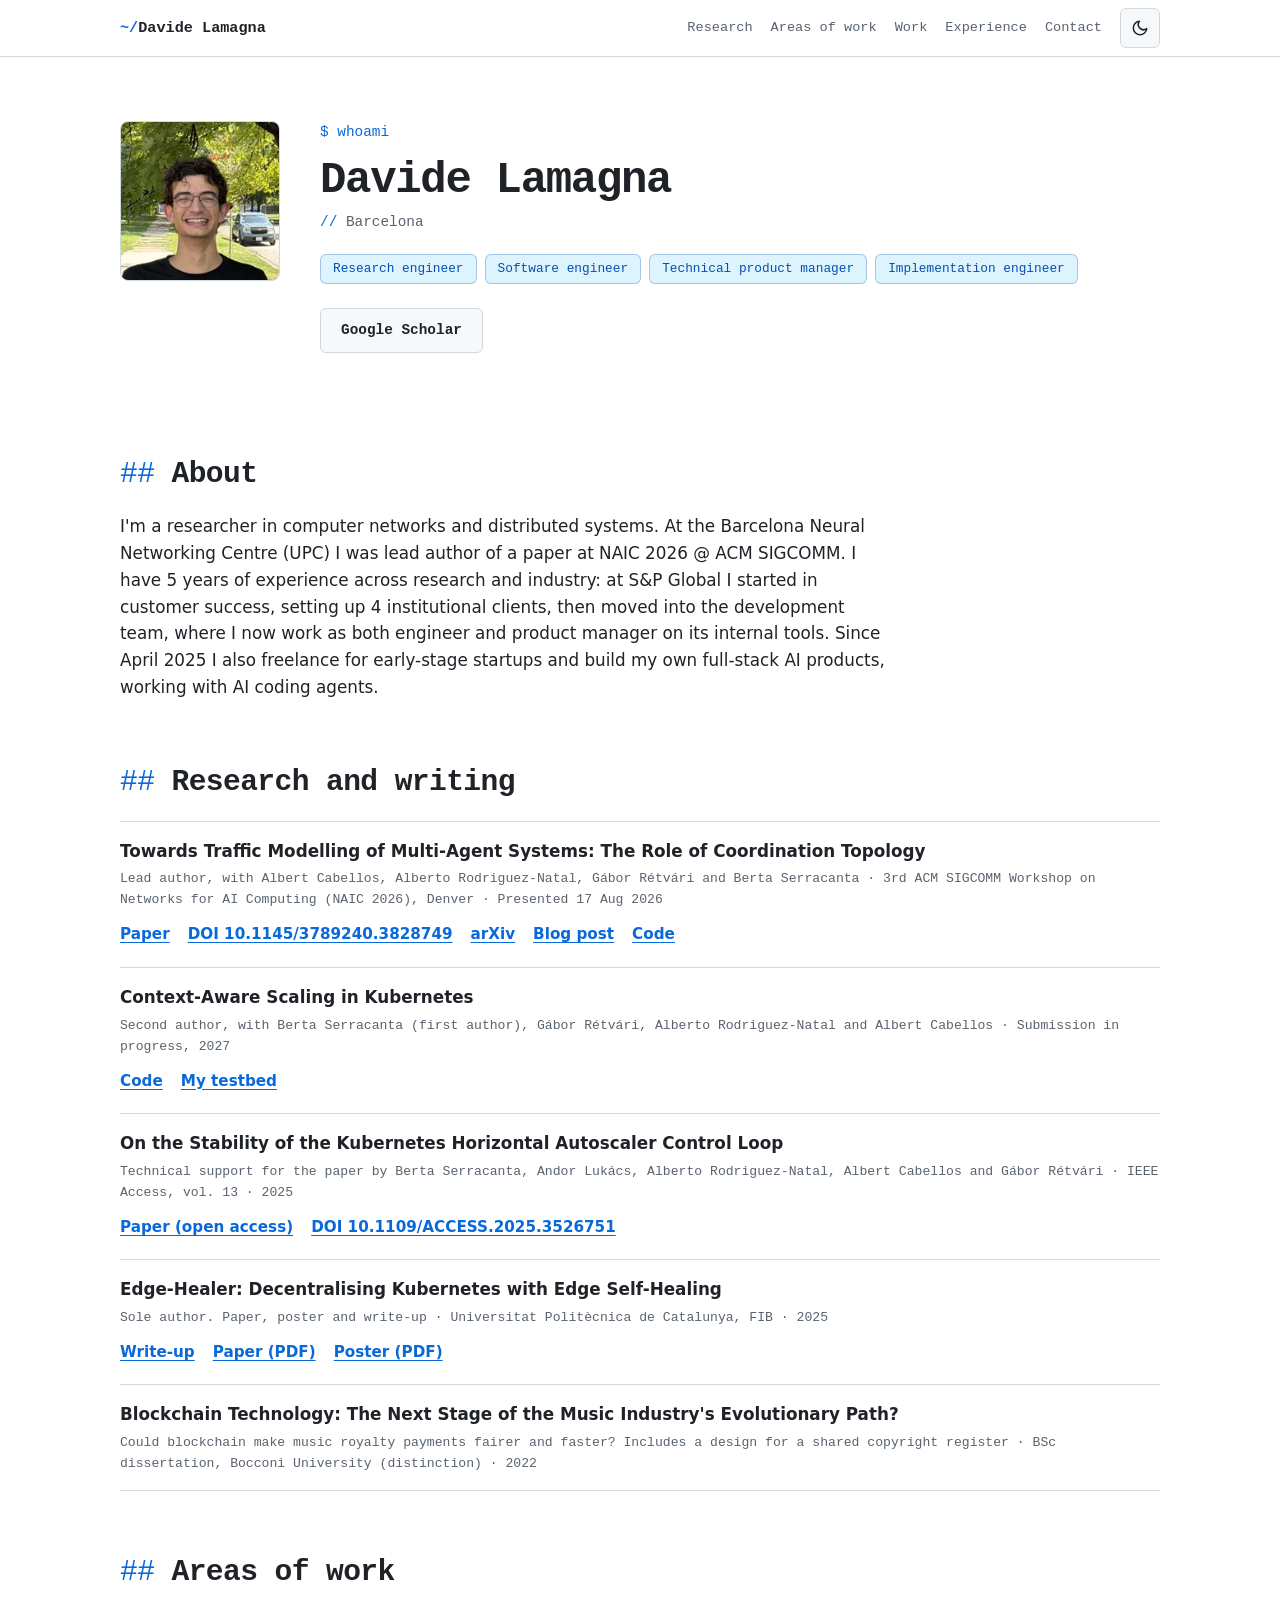
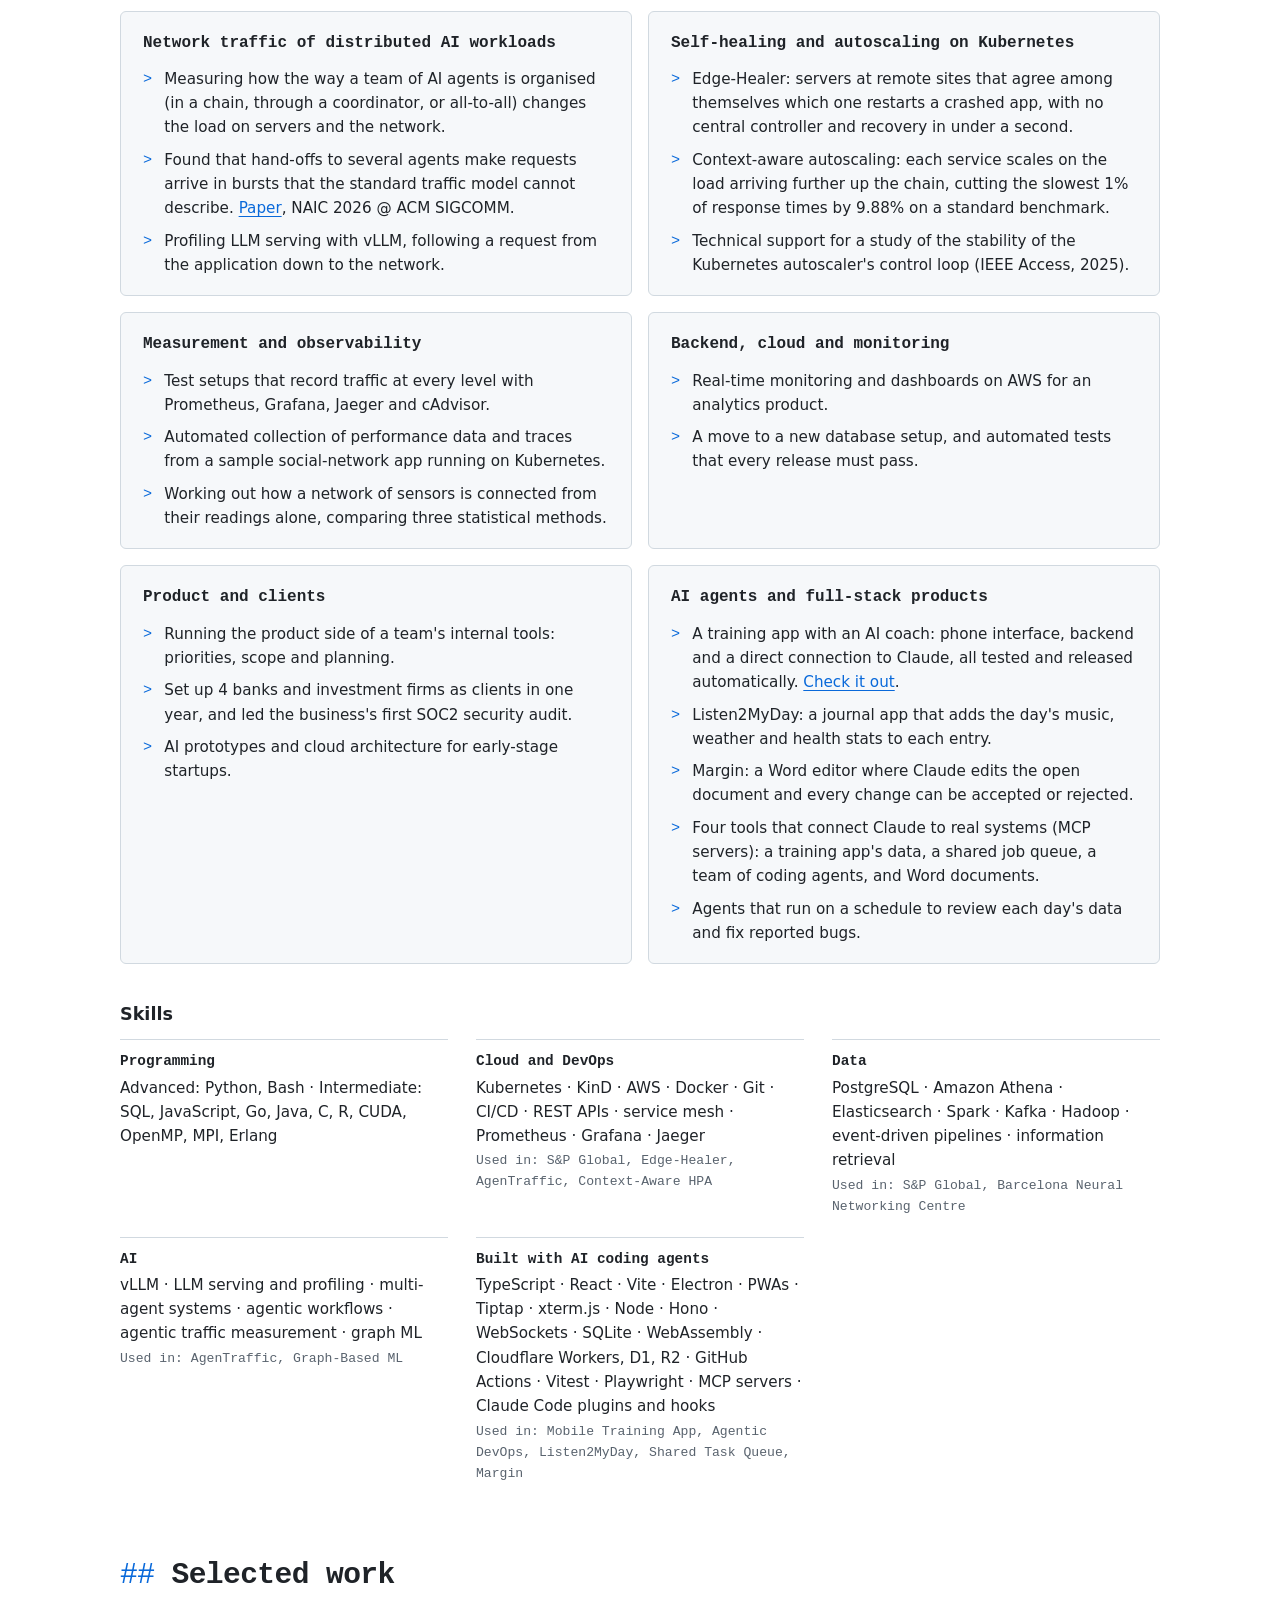
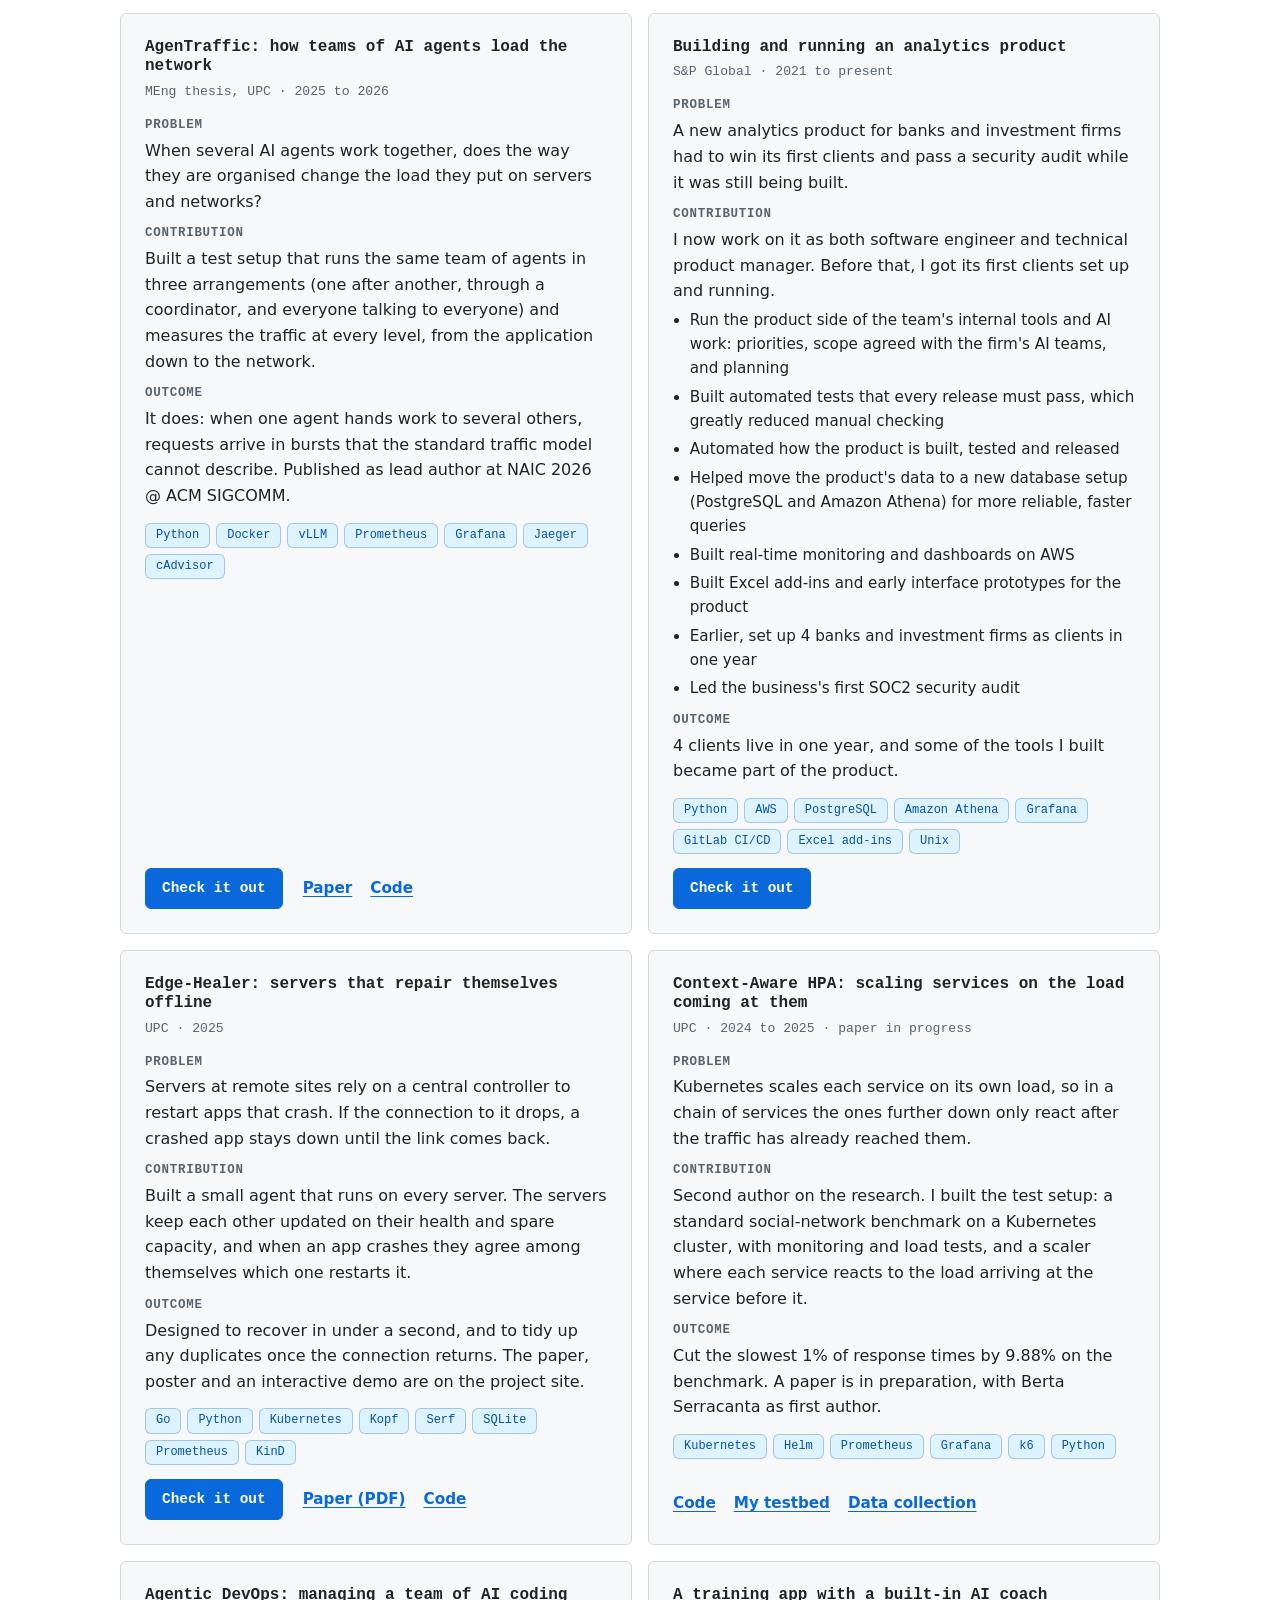
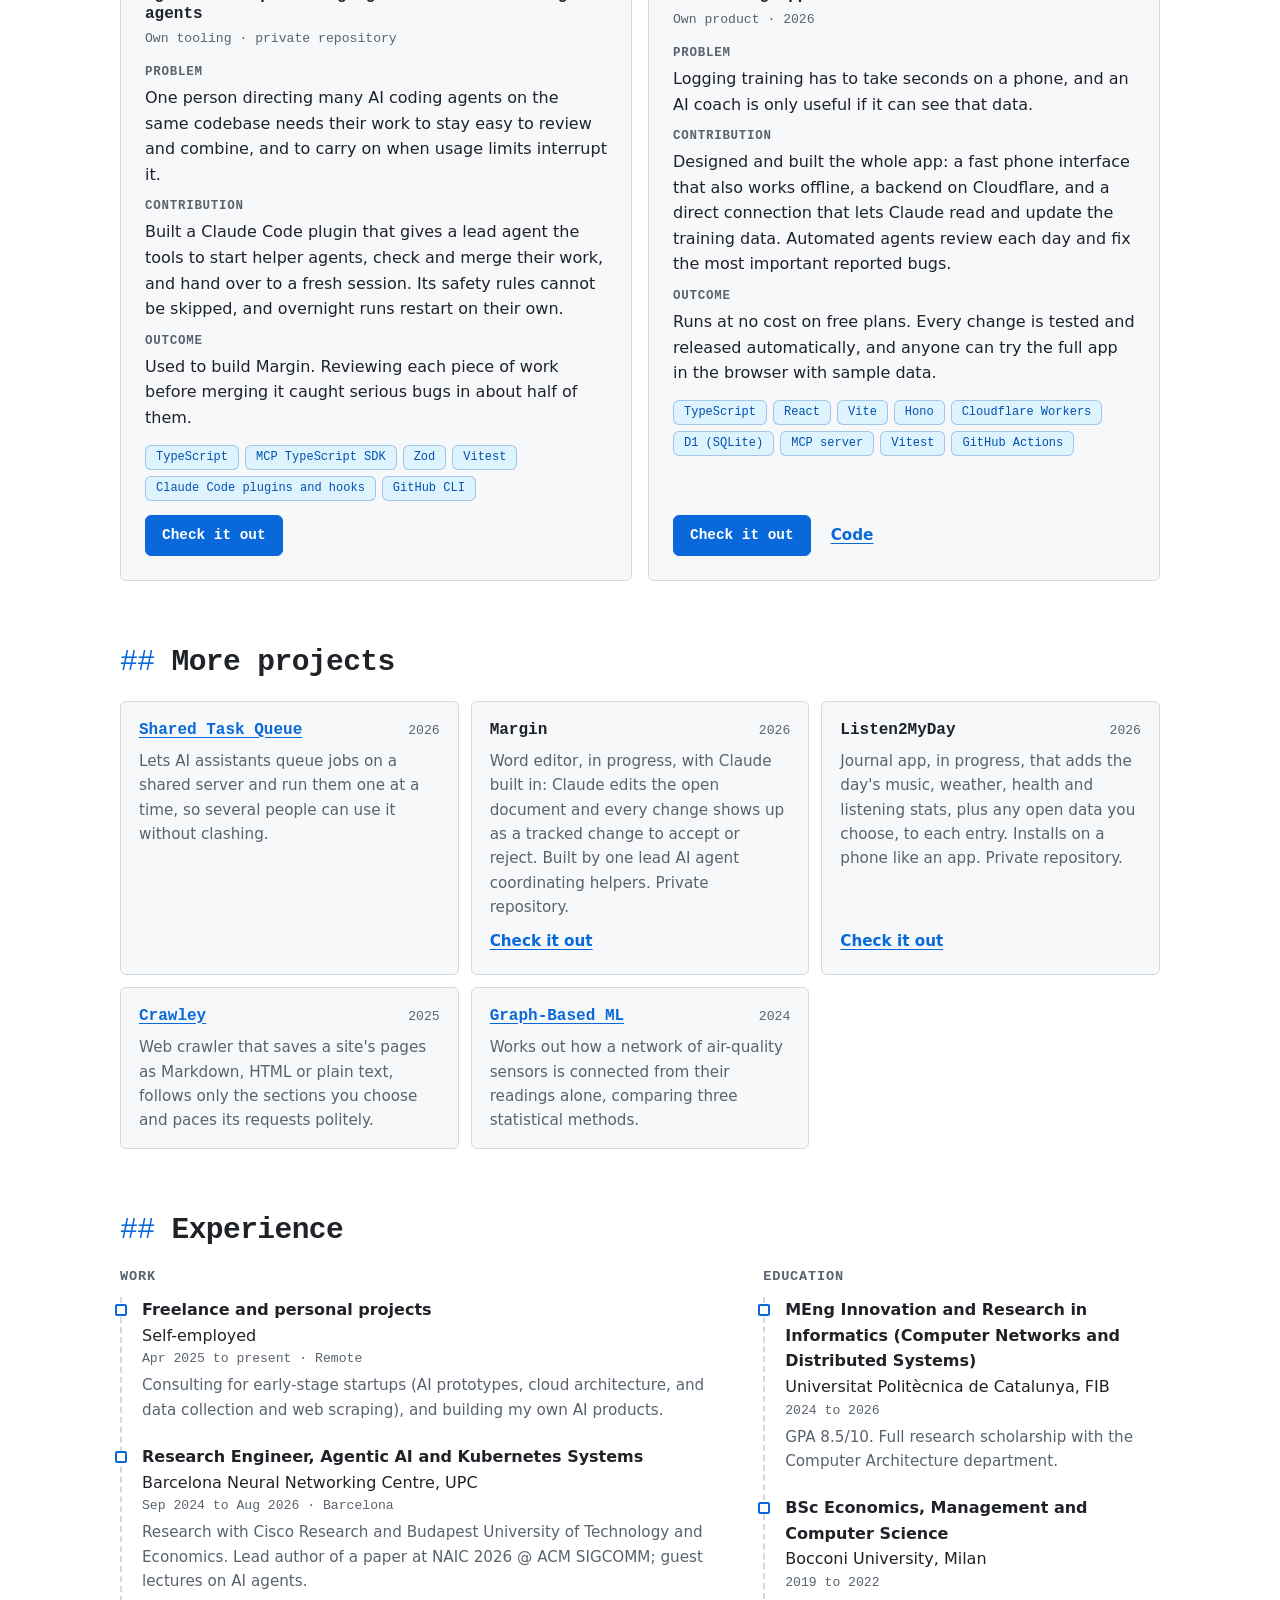
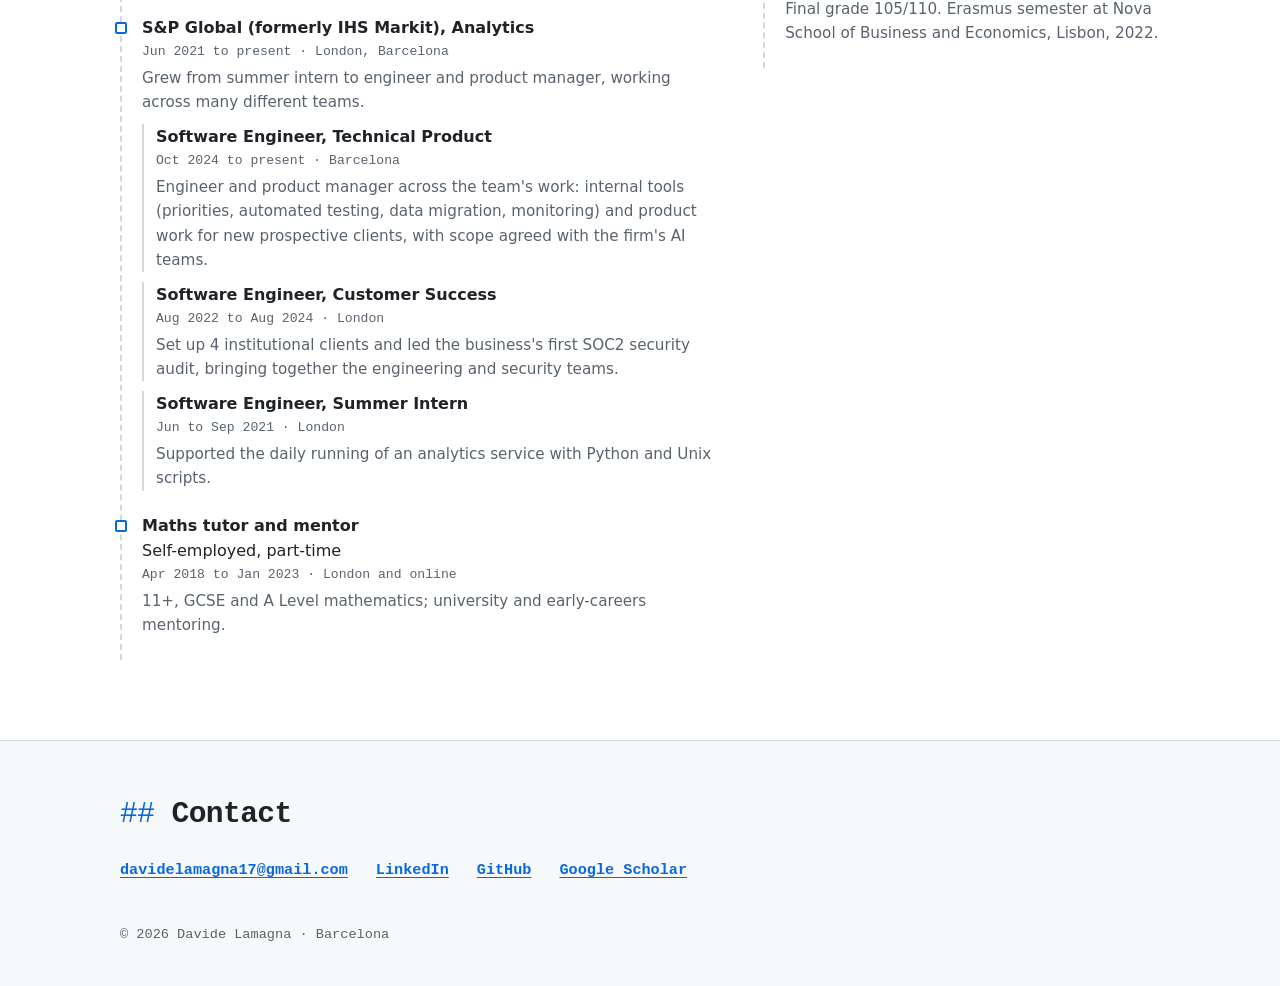
<file: index.html>
<!DOCTYPE html>
<html lang="en-GB" data-theme-toggle="on">
<head>
  <meta charset="UTF-8">
  <meta name="viewport" content="width=device-width, initial-scale=1">
  <title>Davide Lamagna: software engineer and technical product manager</title>
  <meta name="description" content="Researcher in computer networks and distributed systems, with experience building and shipping software.">
  <link rel="canonical" href="https://dlamagna.github.io/">
  <meta name="color-scheme" content="light dark">
  <meta name="theme-color" content="#ffffff">
  <!-- Theme: light by default. Applies a saved "dark" choice before first paint, to avoid a flash.
       Light only, for good: change data-theme-toggle="on" to "off" on <html> above. -->
  <script>
    (function () {
      var d = document.documentElement;
      if (d.getAttribute('data-theme-toggle') === 'off') return;
      try { if (localStorage.getItem('theme') === 'dark') d.setAttribute('data-theme', 'dark'); } catch (e) {}
    })();
  </script>

  <meta property="og:type" content="profile">
  <meta property="og:site_name" content="Davide Lamagna">
  <meta property="og:title" content="Davide Lamagna: software engineer and technical product manager">
  <meta property="og:description" content="Researcher in computer networks and distributed systems, with experience building and shipping software.">
  <meta property="og:url" content="https://dlamagna.github.io/">
  <meta property="og:image" content="https://dlamagna.github.io/assets/img/og-image.png">
  <meta property="og:image:width" content="1200">
  <meta property="og:image:height" content="630">
  <meta property="og:image:alt" content="Davide Lamagna, software engineer and technical product manager, with his headline and photo">
  <meta property="og:locale" content="en_GB">
  <meta property="profile:first_name" content="Davide">
  <meta property="profile:last_name" content="Lamagna">
  <meta name="twitter:card" content="summary_large_image">
  <meta name="twitter:title" content="Davide Lamagna: software engineer and technical product manager">
  <meta name="twitter:description" content="Researcher in computer networks and distributed systems, with experience building and shipping software.">
  <meta name="twitter:image" content="https://dlamagna.github.io/assets/img/og-image.png">
  <meta name="twitter:image:alt" content="Davide Lamagna, software engineer and technical product manager, with his headline and photo">

  <link rel="icon" href="assets/img/favicon.svg" type="image/svg+xml">
  <link rel="icon" href="favicon.png" type="image/png" sizes="32x32">
  <link rel="apple-touch-icon" href="assets/img/apple-touch-icon.png">
  <link rel="preload" href="data/projects.json" as="fetch" type="application/json" crossorigin>
  <link rel="stylesheet" href="assets/css/site.css">
  <script src="assets/js/main.js" defer></script>

  <script type="application/ld+json">
  {
    "@context": "https://schema.org",
    "@type": "Person",
    "name": "Davide Lamagna",
    "url": "https://dlamagna.github.io/",
    "image": "https://dlamagna.github.io/assets/img/profile-og.jpg",
    "email": "mailto:davidelamagna17@gmail.com",
    "description": "Researcher in computer networks and distributed systems, with experience building and shipping software.",
    "jobTitle": [
      "Software engineer",
      "Technical product manager",
      "Implementation engineer",
      "Research engineer"
    ],
    "knowsAbout": [
      "Full-stack AI products",
      "TypeScript",
      "React",
      "Python",
      "Hono",
      "Cloudflare Workers",
      "Electron",
      "PostgreSQL",
      "SQLite",
      "AI and agent engineering",
      "Model Context Protocol (MCP)",
      "Multi-agent systems",
      "Backend and cloud engineering",
      "DevOps",
      "Observability",
      "Kubernetes",
      "AWS",
      "Technical product management",
      "Product strategy",
      "New products and early-stage startups",
      "Agile delivery",
      "Client onboarding",
      "Client management",
      "QA and test automation",
      "SOC2 and security compliance",
      "Data pipelines and analytics",
      "Financial and climate risk",
      "Music tech",
      "Technical training and mentoring"
    ],
    "knowsLanguage": ["en", "it", "es", "fr", "pt", "ca"],
    "homeLocation": { "@type": "Place", "name": "Barcelona, Spain" },
    "alumniOf": [
      { "@type": "CollegeOrUniversity", "name": "Universitat Politècnica de Catalunya" },
      { "@type": "CollegeOrUniversity", "name": "Bocconi University" }
    ],
    "sameAs": [
      "https://www.linkedin.com/in/davide-lamagna-6ab91a193",
      "https://github.com/dlamagna"
    ]
  }
  </script>
</head>
<body>
  <a class="skip-link" href="#main">Skip to content</a>

  <header class="site-header">
    <div class="wrap site-header__inner">
      <a class="site-header__name" href="#top">Davide Lamagna</a>
      <div class="site-header__end">
        <nav aria-label="Sections">
          <ul class="site-nav">
            <li><a href="#writing">Research</a></li>
            <li><a href="#services">Areas of work</a></li>
            <li><a href="#work">Work</a></li>
            <li><a href="#experience">Experience</a></li>
            <li><a href="#contact">Contact</a></li>
          </ul>
        </nav>
        <!-- Shown by main.js unless data-theme-toggle="off" on <html>. -->
        <button class="theme-toggle" id="theme-toggle" type="button" aria-label="Dark mode" aria-pressed="false" hidden>
          <svg class="icon-moon" viewBox="0 0 24 24" fill="none" stroke="currentColor" stroke-width="2" stroke-linecap="round" stroke-linejoin="round" aria-hidden="true"><path d="M21 12.8A9 9 0 1 1 11.2 3a7 7 0 0 0 9.8 9.8z"/></svg>
          <svg class="icon-sun" viewBox="0 0 24 24" fill="none" stroke="currentColor" stroke-width="2" stroke-linecap="round" stroke-linejoin="round" aria-hidden="true"><circle cx="12" cy="12" r="4"/><path d="M12 2v2M12 20v2M4.9 4.9l1.4 1.4M17.7 17.7l1.4 1.4M2 12h2M20 12h2M4.9 19.1l1.4-1.4M17.7 6.3l1.4-1.4"/></svg>
        </button>
      </div>
    </div>
  </header>

  <main id="main">
    <!-- 1. Hero -->
    <section class="hero wrap" id="top" aria-labelledby="hero-name">
      <div class="hero__photo">
        <!-- Change the photo: see README.md. If the image is missing, main.js swaps in the initials avatar below. -->
        <img class="avatar" id="avatar" src="assets/img/profile-320.webp" srcset="assets/img/profile-192.webp 192w, assets/img/profile-320.webp 320w" sizes="(max-width: 760px) 96px, 160px" width="160" height="160"
             alt="Davide Lamagna smiling, outdoors under a tree" fetchpriority="high">
        <div class="avatar avatar--initials" id="avatar-initials" aria-hidden="true" hidden>DL</div>
      </div>
      <div class="hero__text">
        <h1 id="hero-name">Davide Lamagna</h1>
        <p class="hero__place">Barcelona</p>
        <ul class="tags" aria-label="Roles">
          <li>Research engineer</li>
          <li>Software engineer</li>
          <li>Technical product manager</li>
          <li>Implementation engineer</li>
        </ul>
        <div class="actions">
          <a class="button" href="https://scholar.google.com/citations?user=ZOqRIXUAAAAJ&amp;hl=en&amp;oi=sra" target="_blank" rel="noopener">Google Scholar</a>
        </div>
      </div>
    </section>

    <!-- 2. About -->
    <section class="section wrap" id="about" aria-labelledby="about-title">
      <h2 id="about-title">About</h2>
      <div class="prose">
        <p>I'm a researcher in computer networks and distributed systems. At the Barcelona Neural Networking Centre (UPC) I was lead author of a paper at NAIC 2026 @ ACM SIGCOMM. I have 5 years of experience across research and industry: at S&amp;P Global I started in customer success, setting up 4 institutional clients, then moved into the development team, where I now work as both engineer and product manager on its internal tools. Since April 2025 I also freelance for early-stage startups and build my own full-stack AI products, working with AI coding agents.</p>
      </div>
    </section>

    <!-- 3. Research and writing (data/projects.json "writing") -->
    <section class="section wrap" id="writing" aria-labelledby="writing-title">
      <h2 id="writing-title">Research and writing</h2>
      <ul class="writing" data-render="writing"></ul>
      <noscript data-fallback="writing"><!-- sync:fallback:writing --><div class="fallback"><ul><li><strong>Towards Traffic Modelling of Multi-Agent Systems: The Role of Coordination Topology</strong>. Lead author, with Albert Cabellos, Alberto Rodriguez-Natal, Gábor Rétvári and Berta Serracanta · 3rd ACM SIGCOMM Workshop on Networks for AI Computing (NAIC 2026), Denver · Presented 17 Aug 2026.  <a href="https://dl.acm.org/doi/10.1145/3789240.3828749">Paper</a> · <a href="https://doi.org/10.1145/3789240.3828749">DOI 10.1145/3789240.3828749</a> · <a href="https://arxiv.org/abs/2608.20494">arXiv</a> · <a href="https://dlamagna.github.io/agentraffic/docs/blog/">Blog post</a> · <a href="https://github.com/dlamagna/agentraffic">Code</a></li><li><strong>Context-Aware Scaling in Kubernetes</strong>. Second author, with Berta Serracanta (first author), Gábor Rétvári, Alberto Rodriguez-Natal and Albert Cabellos · Submission in progress, 2027.  <a href="https://github.com/bserracanta/Context-Aware-HPA">Code</a> · <a href="https://github.com/dlamagna/deathstar-context-aware">My testbed</a></li><li><strong>On the Stability of the Kubernetes Horizontal Autoscaler Control Loop</strong>. Technical support for the paper by Berta Serracanta, Andor Lukács, Alberto Rodriguez-Natal, Albert Cabellos and Gábor Rétvári · IEEE Access, vol. 13 · 2025.  <a href="https://ieeexplore.ieee.org/document/10829852">Paper (open access)</a> · <a href="https://doi.org/10.1109/ACCESS.2025.3526751">DOI 10.1109/ACCESS.2025.3526751</a></li><li><strong>Edge-Healer: Decentralising Kubernetes with Edge Self-Healing</strong>. Sole author. Paper, poster and write-up · Universitat Politècnica de Catalunya, FIB · 2025.  <a href="https://dlamagna.github.io/kubernetes-edge-healer/docs/blog/">Write-up</a> · <a href="https://dlamagna.github.io/kubernetes-edge-healer/assets/lamagna_edge_healer_final.pdf">Paper (PDF)</a> · <a href="https://dlamagna.github.io/kubernetes-edge-healer/assets/lamagna_edge_healer_poster.pdf">Poster (PDF)</a></li><li><strong>Blockchain Technology: The Next Stage of the Music Industry&#x27;s Evolutionary Path?</strong>. Could blockchain make music royalty payments fairer and faster? Includes a design for a shared copyright register · BSc dissertation, Bocconi University (distinction) · 2022. </li></ul></div><!-- /sync:fallback:writing --></noscript>
    </section>

    <!-- 4. Areas of work -->
    <section class="section wrap" id="services" aria-labelledby="services-title">
      <h2 id="services-title">Areas of work</h2>
      <div class="offers">
        <article class="offer">
          <h3>Network traffic of distributed AI workloads</h3>
          <ul>
            <li>Measuring how the way a team of AI agents is organised (in a chain, through a coordinator, or all-to-all) changes the load on servers and the network.</li>
            <li>Found that hand-offs to several agents make requests arrive in bursts that the standard traffic model cannot describe. <a href="https://doi.org/10.1145/3789240.3828749">Paper</a>, NAIC 2026 @ ACM SIGCOMM.</li>
            <li>Profiling LLM serving with vLLM, following a request from the application down to the network.</li>
          </ul>
        </article>
        <article class="offer">
          <h3>Self-healing and autoscaling on Kubernetes</h3>
          <ul>
            <li>Edge-Healer: servers at remote sites that agree among themselves which one restarts a crashed app, with no central controller and recovery in under a second.</li>
            <li>Context-aware autoscaling: each service scales on the load arriving further up the chain, cutting the slowest 1% of response times by 9.88% on a standard benchmark.</li>
            <li>Technical support for a study of the stability of the Kubernetes autoscaler's control loop (IEEE Access, 2025).</li>
          </ul>
        </article>
        <article class="offer">
          <h3>Measurement and observability</h3>
          <ul>
            <li>Test setups that record traffic at every level with Prometheus, Grafana, Jaeger and cAdvisor.</li>
            <li>Automated collection of performance data and traces from a sample social-network app running on Kubernetes.</li>
            <li>Working out how a network of sensors is connected from their readings alone, comparing three statistical methods.</li>
          </ul>
        </article>
        <article class="offer">
          <h3>Backend, cloud and monitoring</h3>
          <ul>
            <li>Real-time monitoring and dashboards on AWS for an analytics product.</li>
            <li>A move to a new database setup, and automated tests that every release must pass.</li>
          </ul>
        </article>
        <article class="offer">
          <h3>Product and clients</h3>
          <ul>
            <li>Running the product side of a team's internal tools: priorities, scope and planning.</li>
            <li>Set up 4 banks and investment firms as clients in one year, and led the business's first SOC2 security audit.</li>
            <li>AI prototypes and cloud architecture for early-stage startups.</li>
          </ul>
        </article>
        <article class="offer">
          <h3>AI agents and full-stack products</h3>
          <ul>
            <li>A training app with an AI coach: phone interface, backend and a direct connection to Claude, all tested and released automatically. <a href="https://dlamagna.github.io/climbing-app/">Check it out</a>.</li>
            <li>Listen2MyDay: a journal app that adds the day's music, weather and health stats to each entry.</li>
            <li>Margin: a Word editor where Claude edits the open document and every change can be accepted or rejected.</li>
            <li>Four tools that connect Claude to real systems (MCP servers): a training app's data, a shared job queue, a team of coding agents, and Word documents.</li>
            <li>Agents that run on a schedule to review each day's data and fix reported bugs.</li>
          </ul>
        </article>
      </div>

      <!-- Skills -->
      <h3 class="roles-title">Skills</h3>
      <dl class="roles stack">
        <div><dt>Programming</dt><dd>Advanced: Python, Bash · Intermediate: SQL, JavaScript, Go, Java, C, R, CUDA, OpenMP, MPI, Erlang</dd></div>
        <div><dt>Cloud and DevOps</dt><dd>Kubernetes · KinD · AWS · Docker · Git · CI/CD · REST APIs · service mesh · Prometheus · Grafana · Jaeger<span class="stack__where">Used in: S&amp;P Global, Edge-Healer, AgenTraffic, Context-Aware HPA</span></dd></div>
        <div><dt>Data</dt><dd>PostgreSQL · Amazon Athena · Elasticsearch · Spark · Kafka · Hadoop · event-driven pipelines · information retrieval<span class="stack__where">Used in: S&amp;P Global, Barcelona Neural Networking Centre</span></dd></div>
        <div><dt>AI</dt><dd>vLLM · LLM serving and profiling · multi-agent systems · agentic workflows · agentic traffic measurement · graph ML<span class="stack__where">Used in: AgenTraffic, Graph-Based ML</span></dd></div>
        <div><dt>Built with AI coding agents</dt><dd>TypeScript · React · Vite · Electron · PWAs · Tiptap · xterm.js · Node · Hono · WebSockets · SQLite · WebAssembly · Cloudflare Workers, D1, R2 · GitHub Actions · Vitest · Playwright · MCP servers · Claude Code plugins and hooks<span class="stack__where">Used in: Mobile Training App, Agentic DevOps, Listen2MyDay, Shared Task Queue, Margin</span></dd></div>
      </dl>
    </section>

    <!-- 5. Selected work (rendered from data/projects.json "featured") -->
    <section class="section wrap" id="work" aria-labelledby="work-title">
      <h2 id="work-title">Selected work</h2>
      <div class="cases" data-render="featured"></div>
      <noscript data-fallback="featured"><!-- sync:fallback:featured --><div class="fallback"><ul><li><h3>AgenTraffic: how teams of AI agents load the network</h3><p>MEng thesis, UPC · 2025 to 2026</p><p><strong>Problem:</strong> When several AI agents work together, does the way they are organised change the load they put on servers and networks?</p><p><strong>Contribution:</strong> Built a test setup that runs the same team of agents in three arrangements (one after another, through a coordinator, and everyone talking to everyone) and measures the traffic at every level, from the application down to the network.</p><p><strong>Outcome:</strong> It does: when one agent hands work to several others, requests arrive in bursts that the standard traffic model cannot describe. Published as lead author at NAIC 2026 @ ACM SIGCOMM.</p><p><strong>Stack:</strong> Python, Docker, vLLM, Prometheus, Grafana, Jaeger, cAdvisor</p><p><a href="https://dlamagna.github.io/agentraffic/">Check it out</a> · <a href="https://dl.acm.org/doi/10.1145/3789240.3828749">Paper</a> · <a href="https://github.com/dlamagna/agentraffic">Code</a></p></li><li><h3>Building and running an analytics product</h3><p>S&amp;P Global · 2021 to present</p><p><strong>Problem:</strong> A new analytics product for banks and investment firms had to win its first clients and pass a security audit while it was still being built.</p><p><strong>Contribution:</strong> I now work on it as both software engineer and technical product manager. Before that, I got its first clients set up and running.</p><ul><li>Run the product side of the team&#x27;s internal tools and AI work: priorities, scope agreed with the firm&#x27;s AI teams, and planning</li><li>Built automated tests that every release must pass, which greatly reduced manual checking</li><li>Automated how the product is built, tested and released</li><li>Helped move the product&#x27;s data to a new database setup (PostgreSQL and Amazon Athena) for more reliable, faster queries</li><li>Built real-time monitoring and dashboards on AWS</li><li>Built Excel add-ins and early interface prototypes for the product</li><li>Earlier, set up 4 banks and investment firms as clients in one year</li><li>Led the business&#x27;s first SOC2 security audit</li></ul><p><strong>Outcome:</strong> 4 clients live in one year, and some of the tools I built became part of the product.</p><p><strong>Stack:</strong> Python, AWS, PostgreSQL, Amazon Athena, Grafana, GitLab CI/CD, Excel add-ins, Unix</p><!-- TODO(Davide): what the Excel add-ins and frontend UI prototypes did, their stack, and who used them --><!-- TODO(Davide): outcome numbers for monitoring, automation (hours saved), regression testing (release time before/after), the data migration (query speed-up) and the SOC2 audit (type, result), if any are OK to show --><p><a href="https://www.marketplace.spglobal.com/en/solutions/financial-risk-analytics-(71b352f3-259c-4483-a65d-324555ff1ffb)#overview">Check it out</a></p></li><li><h3>Edge-Healer: servers that repair themselves offline</h3><p>UPC · 2025</p><p><strong>Problem:</strong> Servers at remote sites rely on a central controller to restart apps that crash. If the connection to it drops, a crashed app stays down until the link comes back.</p><p><strong>Contribution:</strong> Built a small agent that runs on every server. The servers keep each other updated on their health and spare capacity, and when an app crashes they agree among themselves which one restarts it.</p><p><strong>Outcome:</strong> Designed to recover in under a second, and to tidy up any duplicates once the connection returns. The paper, poster and an interactive demo are on the project site.</p><p><strong>Stack:</strong> Go, Python, Kubernetes, Kopf, Serf, SQLite, Prometheus, KinD</p><p><a href="https://dlamagna.github.io/kubernetes-edge-healer/">Check it out</a> · <a href="https://dlamagna.github.io/kubernetes-edge-healer/assets/lamagna_edge_healer_final.pdf">Paper (PDF)</a> · <a href="https://github.com/dlamagna/kubernetes-edge-healer">Code</a></p></li><li><h3>Context-Aware HPA: scaling services on the load coming at them</h3><p>UPC · 2024 to 2025 · paper in progress</p><p><strong>Problem:</strong> Kubernetes scales each service on its own load, so in a chain of services the ones further down only react after the traffic has already reached them.</p><p><strong>Contribution:</strong> Second author on the research. I built the test setup: a standard social-network benchmark on a Kubernetes cluster, with monitoring and load tests, and a scaler where each service reacts to the load arriving at the service before it.</p><p><strong>Outcome:</strong> Cut the slowest 1% of response times by 9.88% on the benchmark. A paper is in preparation, with Berta Serracanta as first author.</p><p><strong>Stack:</strong> Kubernetes, Helm, Prometheus, Grafana, k6, Python</p><p><a href="https://github.com/bserracanta/Context-Aware-HPA">Code</a> · <a href="https://github.com/dlamagna/deathstar-context-aware">My testbed</a> · <a href="https://github.com/dlamagna/social-network-tracing">Data collection</a></p></li><li><h3>Agentic DevOps: managing a team of AI coding agents</h3><p>Own tooling · private repository</p><p><strong>Problem:</strong> One person directing many AI coding agents on the same codebase needs their work to stay easy to review and combine, and to carry on when usage limits interrupt it.</p><p><strong>Contribution:</strong> Built a Claude Code plugin that gives a lead agent the tools to start helper agents, check and merge their work, and hand over to a fresh session. Its safety rules cannot be skipped, and overnight runs restart on their own.</p><p><strong>Outcome:</strong> Used to build Margin. Reviewing each piece of work before merging it caught serious bugs in about half of them.</p><p><strong>Stack:</strong> TypeScript, MCP TypeScript SDK, Zod, Vitest, Claude Code plugins and hooks, GitHub CLI</p><p><a href="demos/agentic-devops/">Check it out</a></p></li><li><h3>A training app with a built-in AI coach</h3><p>Own product · 2026</p><p><strong>Problem:</strong> Logging training has to take seconds on a phone, and an AI coach is only useful if it can see that data.</p><p><strong>Contribution:</strong> Designed and built the whole app: a fast phone interface that also works offline, a backend on Cloudflare, and a direct connection that lets Claude read and update the training data. Automated agents review each day and fix the most important reported bugs.</p><p><strong>Outcome:</strong> Runs at no cost on free plans. Every change is tested and released automatically, and anyone can try the full app in the browser with sample data.</p><p><strong>Stack:</strong> TypeScript, React, Vite, Hono, Cloudflare Workers, D1 (SQLite), MCP server, Vitest, GitHub Actions</p><p><a href="https://dlamagna.github.io/climbing-app/">Check it out</a> · <a href="https://github.com/dlamagna/climbing-app">Code</a></p></li></ul></div><!-- /sync:fallback:featured --></noscript>
    </section>

    <!-- 6. More projects (data/projects.json "more") -->
    <section class="section wrap" id="more" aria-labelledby="more-title">
      <h2 id="more-title">More projects</h2>
      <div data-render="more"></div>
      <noscript data-fallback="more"><!-- sync:fallback:more --><div class="fallback"><ul><li><strong><a href="https://github.com/dlamagna/shared-task-queue">Shared Task Queue</a></strong> (2026): Lets AI assistants queue jobs on a shared server and run them one at a time, so several people can use it without clashing. </li><li><strong>Margin</strong> (2026): Word editor, in progress, with Claude built in: Claude edits the open document and every change shows up as a tracked change to accept or reject. Built by one lead AI agent coordinating helpers. Private repository. <a href="https://dlamagna.github.io/margin/walkthrough.html">Check it out</a> </li><li><strong>Listen2MyDay</strong> (2026): Journal app, in progress, that adds the day&#x27;s music, weather, health and listening stats, plus any open data you choose, to each entry. Installs on a phone like an app. Private repository. <a href="demos/listen2myday/">Check it out</a> </li><li><strong><a href="https://github.com/dlamagna/crawley">Crawley</a></strong> (2025): Web crawler that saves a site&#x27;s pages as Markdown, HTML or plain text, follows only the sections you choose and paces its requests politely. </li><li><strong><a href="https://github.com/dlamagna/iot-graph-analysis">Graph-Based ML</a></strong> (2024): Works out how a network of air-quality sensors is connected from their readings alone, comparing three statistical methods. </li></ul></div><!-- /sync:fallback:more --></noscript>
    </section>

    <!-- 7. Experience (data/projects.json "experience" and "education") -->
    <section class="section wrap" id="experience" aria-labelledby="experience-title">
      <h2 id="experience-title">Experience</h2>
      <div class="timeline-grid">
        <div>
          <h3 class="subhead">Work</h3>
          <ol class="timeline" data-render="experience"></ol>
          <noscript data-fallback="experience"><!-- sync:fallback:experience --><div class="fallback"><ul><li><strong>Freelance and personal projects</strong>, Self-employed. Apr 2025 to present · Remote. Consulting for early-stage startups (AI prototypes, cloud architecture, and data collection and web scraping), and building my own AI products. </li><li><strong>Research Engineer, Agentic AI and Kubernetes Systems</strong>, Barcelona Neural Networking Centre, UPC. Sep 2024 to Aug 2026 · Barcelona. Research with Cisco Research and Budapest University of Technology and Economics. Lead author of a paper at NAIC 2026 @ ACM SIGCOMM; guest lectures on AI agents. </li><li><strong>S&amp;P Global (formerly IHS Markit), Analytics</strong>. Jun 2021 to present · London, Barcelona. Grew from summer intern to engineer and product manager, working across many different teams.<ul><li>Software Engineer, Technical Product. Oct 2024 to present · Barcelona. Engineer and product manager across the team&#x27;s work: internal tools (priorities, automated testing, data migration, monitoring) and product work for new prospective clients, with scope agreed with the firm&#x27;s AI teams.</li><li>Software Engineer, Customer Success. Aug 2022 to Aug 2024 · London. Set up 4 institutional clients and led the business&#x27;s first SOC2 security audit, bringing together the engineering and security teams.</li><li>Software Engineer, Summer Intern. Jun to Sep 2021 · London. Supported the daily running of an analytics service with Python and Unix scripts.</li></ul> </li><li><strong>Maths tutor and mentor</strong>, Self-employed, part-time. Apr 2018 to Jan 2023 · London and online. 11+, GCSE and A Level mathematics; university and early-careers mentoring. </li></ul></div><!-- /sync:fallback:experience --></noscript>
        </div>
        <div>
          <h3 class="subhead">Education</h3>
          <ol class="timeline" data-render="education"></ol>
          <noscript data-fallback="education"><!-- sync:fallback:education --><div class="fallback"><ul><li><strong>MEng Innovation and Research in Informatics (Computer Networks and Distributed Systems)</strong>, Universitat Politècnica de Catalunya, FIB. 2024 to 2026. GPA 8.5/10. Full research scholarship with the Computer Architecture department.</li><li><strong>BSc Economics, Management and Computer Science</strong>, Bocconi University, Milan. 2019 to 2022. Final grade 105/110. Erasmus semester at Nova School of Business and Economics, Lisbon, 2022.</li></ul></div><!-- /sync:fallback:education --></noscript>
        </div>
      </div>
    </section>

  </main>

  <!-- 8. Contact -->
  <footer class="contact" id="contact" aria-labelledby="contact-title">
    <div class="wrap">
      <h2 id="contact-title">Contact</h2>
      <ul class="contact__links">
        <li><a href="mailto:davidelamagna17@gmail.com">davidelamagna17@gmail.com</a></li>
        <li><a href="https://www.linkedin.com/in/davide-lamagna-6ab91a193">LinkedIn</a></li>
        <li><a href="https://github.com/dlamagna">GitHub</a></li>
        <li><a href="https://scholar.google.com/citations?user=ZOqRIXUAAAAJ&amp;hl=en&amp;oi=sra" target="_blank" rel="noopener">Google Scholar</a></li>
      </ul>
      <p class="contact__small">© 2026 Davide Lamagna · Barcelona</p>
    </div>
  </footer>
</body>
</html>
</file>
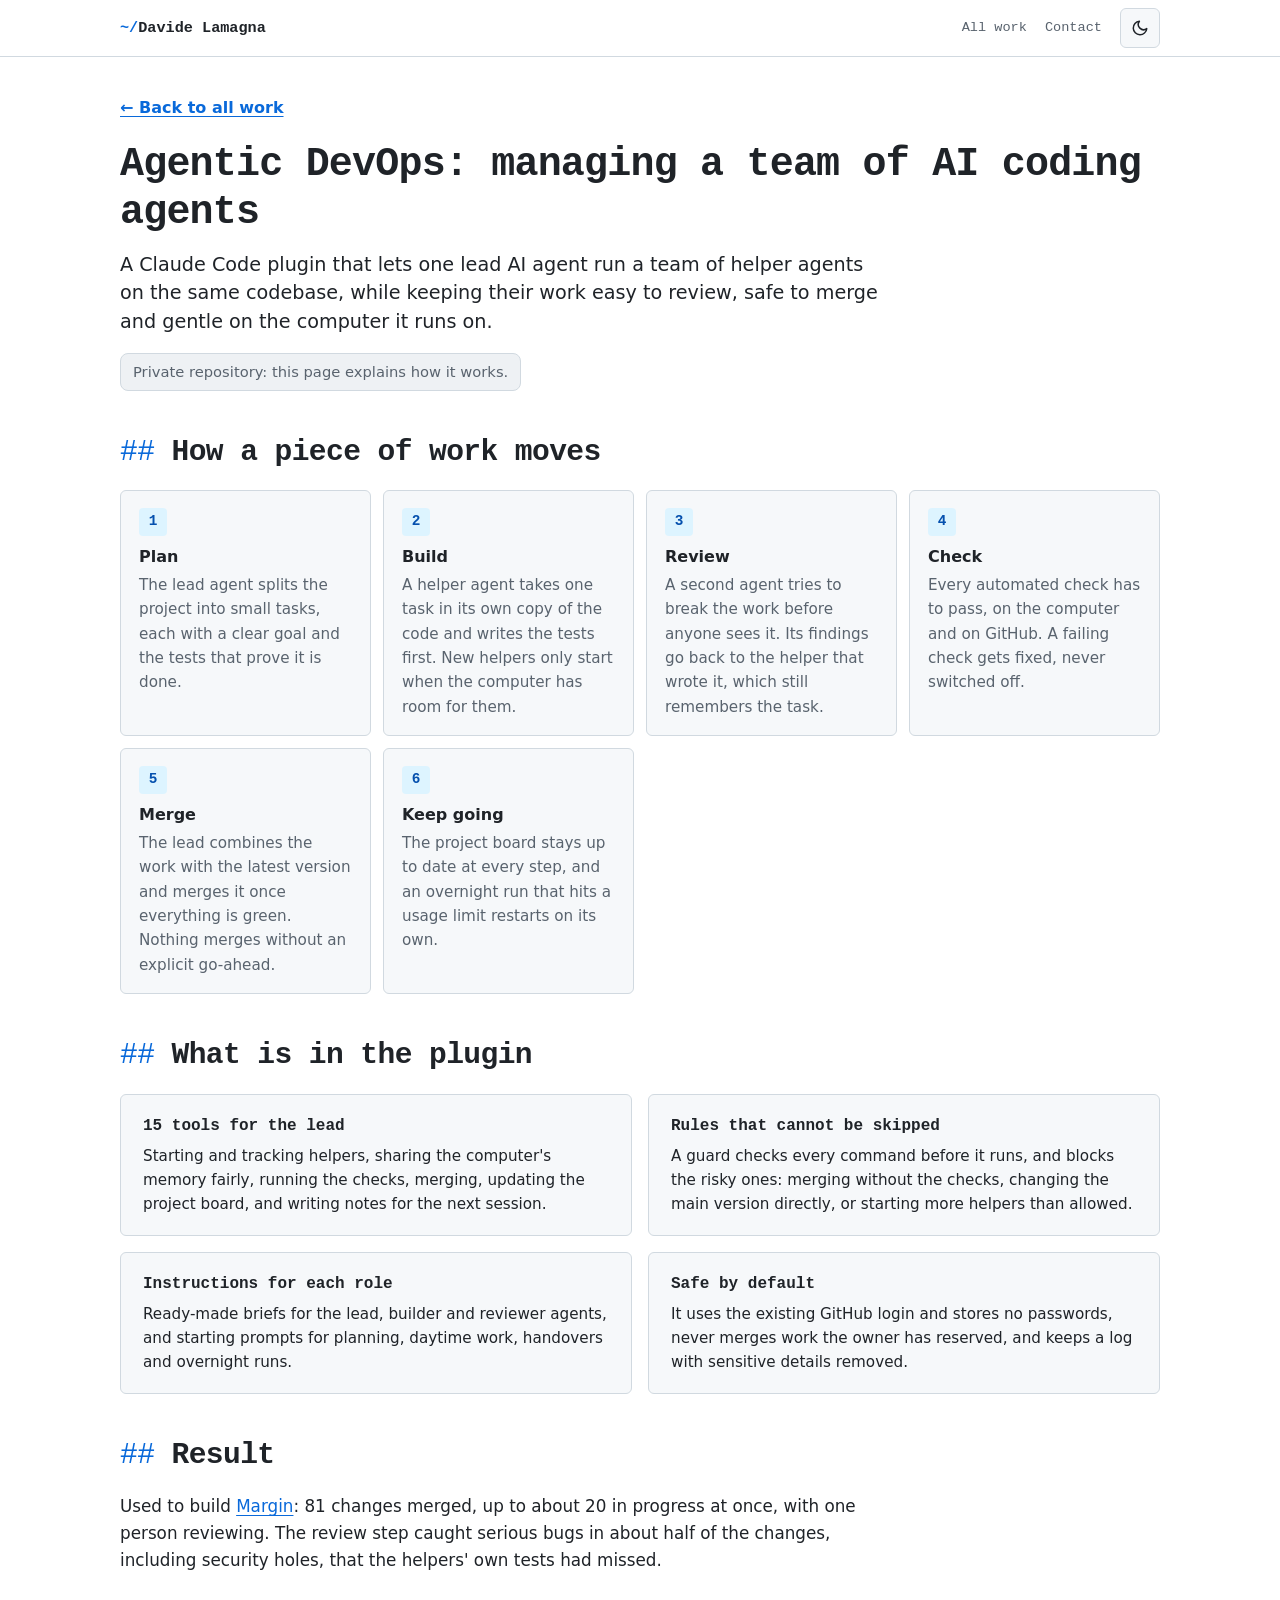
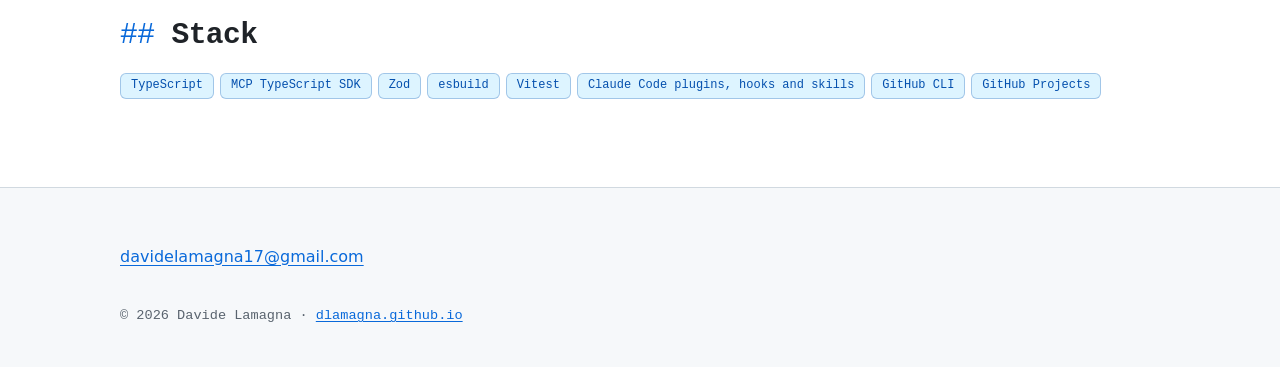
<file: demos/agentic-devops/index.html>
<!DOCTYPE html>
<html lang="en-GB" data-theme-toggle="on">
<head>
  <meta charset="UTF-8">
  <meta name="viewport" content="width=device-width, initial-scale=1">
  <title>Agentic DevOps: running a team of coding agents · Davide Lamagna</title>
  <meta name="description" content="How Agentic DevOps works: a Claude Code plugin that lets one lead AI agent run a team of helper agents on the same codebase.">
  <link rel="canonical" href="https://dlamagna.github.io/demos/agentic-devops/">
  <meta name="color-scheme" content="light dark">
  <meta name="theme-color" content="#ffffff">
  <!-- Same theme switch as the home page: "off" on <html> keeps the page light only. -->
  <script>
    (function () {
      var d = document.documentElement;
      if (d.getAttribute('data-theme-toggle') === 'off') return;
      try { if (localStorage.getItem('theme') === 'dark') d.setAttribute('data-theme', 'dark'); } catch (e) {}
    })();
  </script>
  <link rel="icon" href="../../assets/img/favicon.svg" type="image/svg+xml">
  <link rel="icon" href="../../favicon.png" type="image/png" sizes="32x32">
  <link rel="apple-touch-icon" href="../../assets/img/apple-touch-icon.png">
  <link rel="stylesheet" href="../../assets/css/site.css">
  <script src="../../assets/js/main.js" defer></script>
</head>
<body>
  <a class="skip-link" href="#main">Skip to content</a>

  <header class="site-header">
    <div class="wrap site-header__inner">
      <a class="site-header__name" href="../../">Davide Lamagna</a>
      <div class="site-header__end">
        <nav aria-label="Site">
          <ul class="site-nav">
            <li><a href="../../#work">All work</a></li>
            <li><a href="../../#contact">Contact</a></li>
          </ul>
        </nav>
        <button class="theme-toggle" id="theme-toggle" type="button" aria-label="Dark mode" aria-pressed="false" hidden>
          <svg class="icon-moon" viewBox="0 0 24 24" fill="none" stroke="currentColor" stroke-width="2" stroke-linecap="round" stroke-linejoin="round" aria-hidden="true"><path d="M21 12.8A9 9 0 1 1 11.2 3a7 7 0 0 0 9.8 9.8z"/></svg>
          <svg class="icon-sun" viewBox="0 0 24 24" fill="none" stroke="currentColor" stroke-width="2" stroke-linecap="round" stroke-linejoin="round" aria-hidden="true"><circle cx="12" cy="12" r="4"/><path d="M12 2v2M12 20v2M4.9 4.9l1.4 1.4M17.7 17.7l1.4 1.4M2 12h2M20 12h2M4.9 19.1l1.4-1.4M17.7 6.3l1.4-1.4"/></svg>
        </button>
      </div>
    </div>
  </header>

  <main id="main" class="wrap concept">
    <a class="concept__back" href="../../#work-agentic-devops">← Back to all work</a>
    <h1>Agentic DevOps: managing a team of AI coding agents</h1>
    <p class="concept__lede">A Claude Code plugin that lets one lead AI agent run a team of helper agents on the same codebase, while keeping their work easy to review, safe to merge and gentle on the computer it runs on.</p>
    <p class="concept__note">Private repository: this page explains how it works.</p>

    <section aria-labelledby="flow-title">
      <h2 id="flow-title">How a piece of work moves</h2>
      <ol class="flow">
        <li><strong>Plan</strong><p>The lead agent splits the project into small tasks, each with a clear goal and the tests that prove it is done.</p></li>
        <li><strong>Build</strong><p>A helper agent takes one task in its own copy of the code and writes the tests first. New helpers only start when the computer has room for them.</p></li>
        <li><strong>Review</strong><p>A second agent tries to break the work before anyone sees it. Its findings go back to the helper that wrote it, which still remembers the task.</p></li>
        <li><strong>Check</strong><p>Every automated check has to pass, on the computer and on GitHub. A failing check gets fixed, never switched off.</p></li>
        <li><strong>Merge</strong><p>The lead combines the work with the latest version and merges it once everything is green. Nothing merges without an explicit go-ahead.</p></li>
        <li><strong>Keep going</strong><p>The project board stays up to date at every step, and an overnight run that hits a usage limit restarts on its own.</p></li>
      </ol>
    </section>

    <section aria-labelledby="parts-title">
      <h2 id="parts-title">What is in the plugin</h2>
      <div class="offers">
        <article class="offer">
          <h3>15 tools for the lead</h3>
          <p>Starting and tracking helpers, sharing the computer's memory fairly, running the checks, merging, updating the project board, and writing notes for the next session.</p>
        </article>
        <article class="offer">
          <h3>Rules that cannot be skipped</h3>
          <p>A guard checks every command before it runs, and blocks the risky ones: merging without the checks, changing the main version directly, or starting more helpers than allowed.</p>
        </article>
        <article class="offer">
          <h3>Instructions for each role</h3>
          <p>Ready-made briefs for the lead, builder and reviewer agents, and starting prompts for planning, daytime work, handovers and overnight runs.</p>
        </article>
        <article class="offer">
          <h3>Safe by default</h3>
          <p>It uses the existing GitHub login and stores no passwords, never merges work the owner has reserved, and keeps a log with sensitive details removed.</p>
        </article>
      </div>
    </section>

    <section aria-labelledby="result-title">
      <h2 id="result-title">Result</h2>
      <p class="result">Used to build <a href="https://dlamagna.github.io/margin/">Margin</a>: 81 changes merged, up to about 20 in progress at once, with one person reviewing. The review step caught serious bugs in about half of the changes, including security holes, that the helpers' own tests had missed.</p>
    </section>

    <section aria-labelledby="stack-title">
      <h2 id="stack-title">Stack</h2>
      <ul class="chips" aria-label="Stack">
        <li class="chip">TypeScript</li><li class="chip">MCP TypeScript SDK</li><li class="chip">Zod</li><li class="chip">esbuild</li><li class="chip">Vitest</li><li class="chip">Claude Code plugins, hooks and skills</li><li class="chip">GitHub CLI</li><li class="chip">GitHub Projects</li>
      </ul>
    </section>
  </main>

  <footer class="contact" id="contact">
    <div class="wrap">
      <p class="contact__lede"><a href="mailto:davidelamagna17@gmail.com">davidelamagna17@gmail.com</a></p>
      <p class="contact__small">© 2026 Davide Lamagna · <a href="../../">dlamagna.github.io</a></p>
    </div>
  </footer>
</body>
</html>
</file>
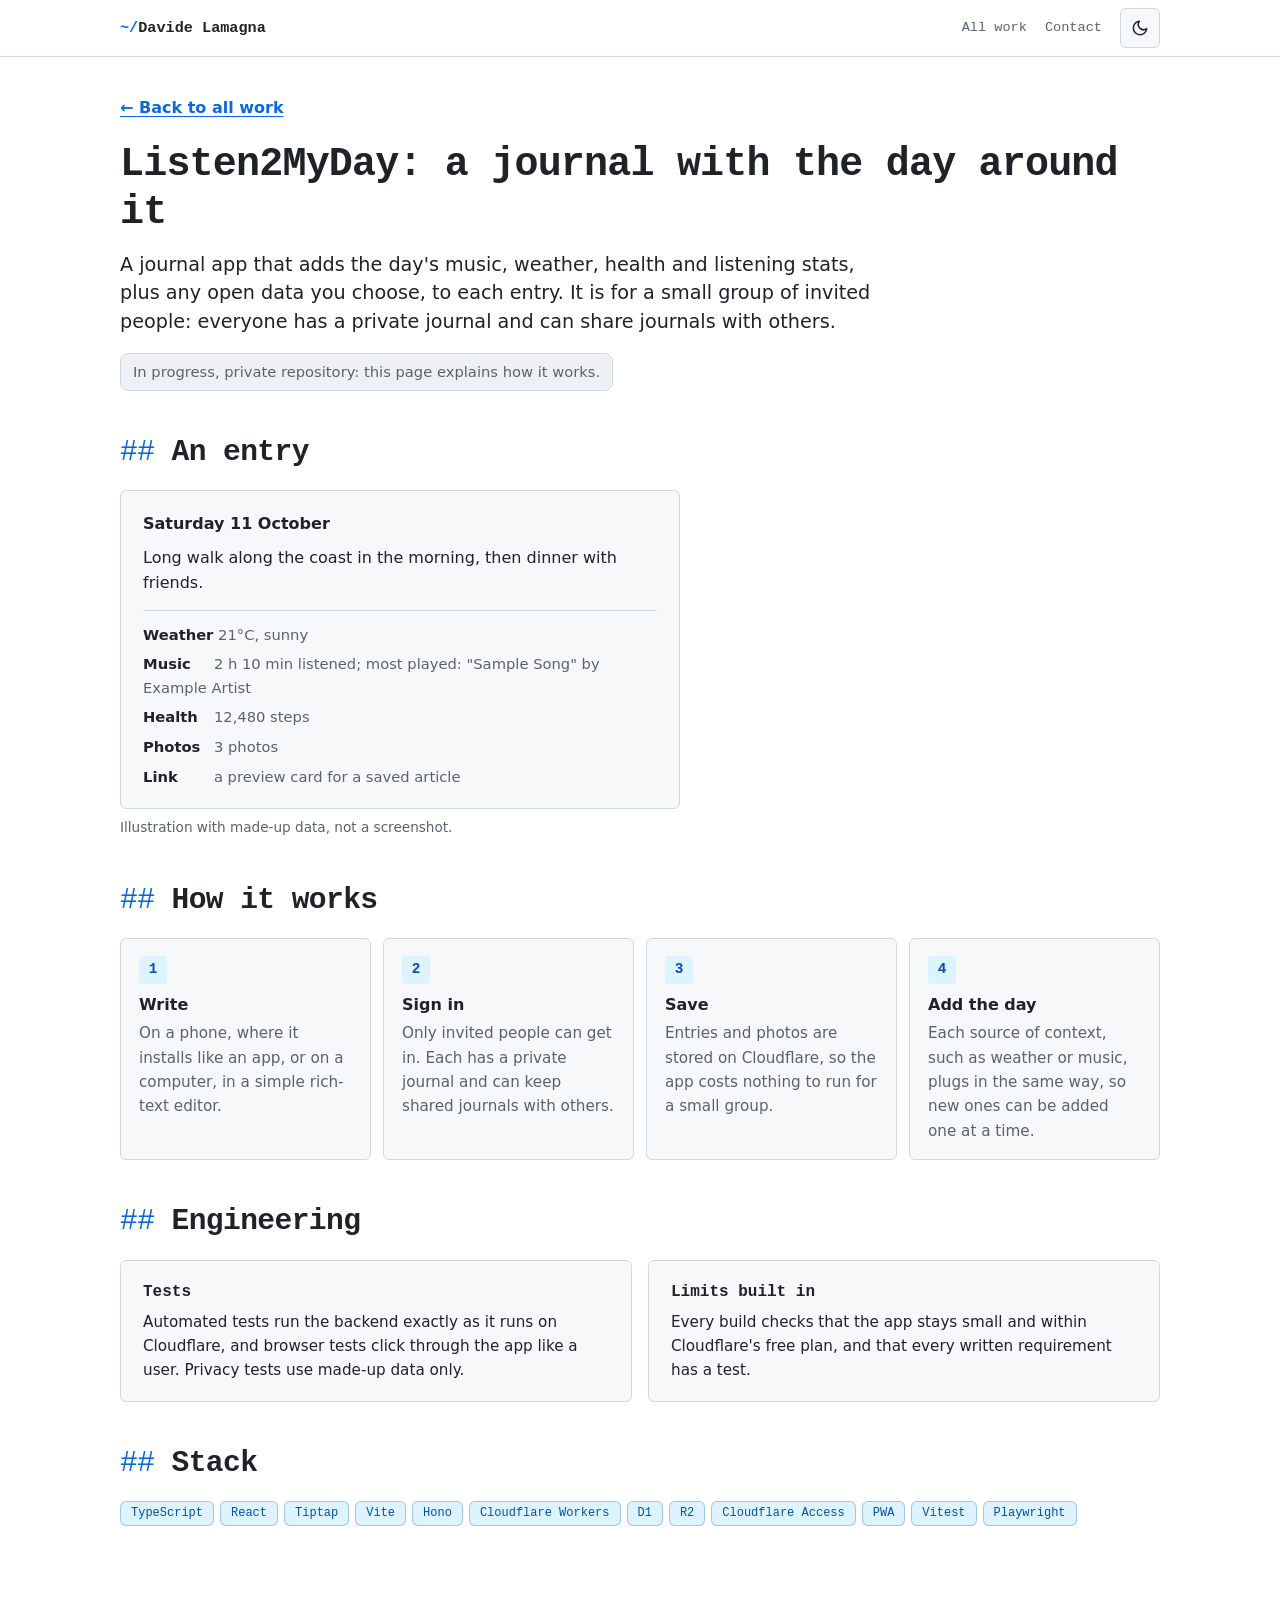
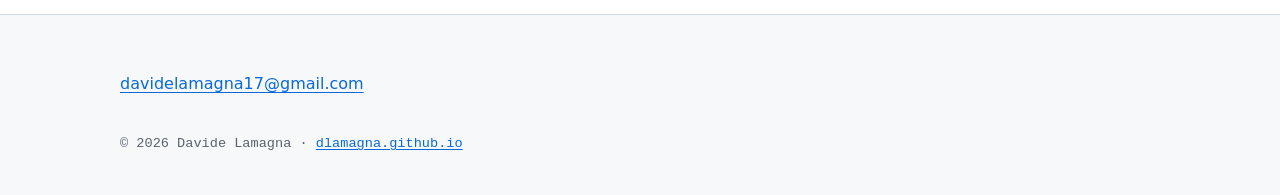
<file: demos/listen2myday/index.html>
<!DOCTYPE html>
<html lang="en-GB" data-theme-toggle="on">
<head>
  <meta charset="UTF-8">
  <meta name="viewport" content="width=device-width, initial-scale=1">
  <title>Listen2MyDay: a journal with the day around it · Davide Lamagna</title>
  <meta name="description" content="How Listen2MyDay works: a journal app that adds the day's music, weather, health and listening stats to each entry.">
  <link rel="canonical" href="https://dlamagna.github.io/demos/listen2myday/">
  <meta name="color-scheme" content="light dark">
  <meta name="theme-color" content="#ffffff">
  <!-- Same theme switch as the home page: "off" on <html> keeps the page light only. -->
  <script>
    (function () {
      var d = document.documentElement;
      if (d.getAttribute('data-theme-toggle') === 'off') return;
      try { if (localStorage.getItem('theme') === 'dark') d.setAttribute('data-theme', 'dark'); } catch (e) {}
    })();
  </script>
  <link rel="icon" href="../../assets/img/favicon.svg" type="image/svg+xml">
  <link rel="icon" href="../../favicon.png" type="image/png" sizes="32x32">
  <link rel="apple-touch-icon" href="../../assets/img/apple-touch-icon.png">
  <link rel="stylesheet" href="../../assets/css/site.css">
  <script src="../../assets/js/main.js" defer></script>
</head>
<body>
  <a class="skip-link" href="#main">Skip to content</a>

  <header class="site-header">
    <div class="wrap site-header__inner">
      <a class="site-header__name" href="../../">Davide Lamagna</a>
      <div class="site-header__end">
        <nav aria-label="Site">
          <ul class="site-nav">
            <li><a href="../../#more">All work</a></li>
            <li><a href="../../#contact">Contact</a></li>
          </ul>
        </nav>
        <button class="theme-toggle" id="theme-toggle" type="button" aria-label="Dark mode" aria-pressed="false" hidden>
          <svg class="icon-moon" viewBox="0 0 24 24" fill="none" stroke="currentColor" stroke-width="2" stroke-linecap="round" stroke-linejoin="round" aria-hidden="true"><path d="M21 12.8A9 9 0 1 1 11.2 3a7 7 0 0 0 9.8 9.8z"/></svg>
          <svg class="icon-sun" viewBox="0 0 24 24" fill="none" stroke="currentColor" stroke-width="2" stroke-linecap="round" stroke-linejoin="round" aria-hidden="true"><circle cx="12" cy="12" r="4"/><path d="M12 2v2M12 20v2M4.9 4.9l1.4 1.4M17.7 17.7l1.4 1.4M2 12h2M20 12h2M4.9 19.1l1.4-1.4M17.7 6.3l1.4-1.4"/></svg>
        </button>
      </div>
    </div>
  </header>

  <main id="main" class="wrap concept">
    <a class="concept__back" href="../../#more">← Back to all work</a>
    <h1>Listen2MyDay: a journal with the day around it</h1>
    <p class="concept__lede">A journal app that adds the day's music, weather, health and listening stats, plus any open data you choose, to each entry. It is for a small group of invited people: everyone has a private journal and can share journals with others.</p>
    <p class="concept__note">In progress, private repository: this page explains how it works.</p>

    <section aria-labelledby="entry-title">
      <h2 id="entry-title">An entry</h2>
      <figure class="mock">
        <div class="mock__entry">
          <div class="mock__date">Saturday 11 October</div>
          <p>Long walk along the coast in the morning, then dinner with friends.</p>
          <ul class="mock__context" aria-label="Context added to the entry">
            <li><span>Weather</span> 21°C, sunny</li>
            <li><span>Music</span> 2 h 10 min listened; most played: "Sample Song" by Example Artist</li>
            <li><span>Health</span> 12,480 steps</li>
            <li><span>Photos</span> 3 photos</li>
            <li><span>Link</span> a preview card for a saved article</li>
          </ul>
        </div>
        <figcaption>Illustration with made-up data, not a screenshot.</figcaption>
      </figure>
    </section>

    <section aria-labelledby="flow-title">
      <h2 id="flow-title">How it works</h2>
      <ol class="flow">
        <li><strong>Write</strong><p>On a phone, where it installs like an app, or on a computer, in a simple rich-text editor.</p></li>
        <li><strong>Sign in</strong><p>Only invited people can get in. Each has a private journal and can keep shared journals with others.</p></li>
        <li><strong>Save</strong><p>Entries and photos are stored on Cloudflare, so the app costs nothing to run for a small group.</p></li>
        <li><strong>Add the day</strong><p>Each source of context, such as weather or music, plugs in the same way, so new ones can be added one at a time.</p></li>
      </ol>
    </section>

    <section aria-labelledby="eng-title">
      <h2 id="eng-title">Engineering</h2>
      <div class="offers">
        <article class="offer">
          <h3>Tests</h3>
          <p>Automated tests run the backend exactly as it runs on Cloudflare, and browser tests click through the app like a user. Privacy tests use made-up data only.</p>
        </article>
        <article class="offer">
          <h3>Limits built in</h3>
          <p>Every build checks that the app stays small and within Cloudflare's free plan, and that every written requirement has a test.</p>
        </article>
      </div>
    </section>

    <section aria-labelledby="stack-title">
      <h2 id="stack-title">Stack</h2>
      <ul class="chips" aria-label="Stack">
        <li class="chip">TypeScript</li><li class="chip">React</li><li class="chip">Tiptap</li><li class="chip">Vite</li><li class="chip">Hono</li><li class="chip">Cloudflare Workers</li><li class="chip">D1</li><li class="chip">R2</li><li class="chip">Cloudflare Access</li><li class="chip">PWA</li><li class="chip">Vitest</li><li class="chip">Playwright</li>
      </ul>
    </section>
  </main>

  <footer class="contact" id="contact">
    <div class="wrap">
      <p class="contact__lede"><a href="mailto:davidelamagna17@gmail.com">davidelamagna17@gmail.com</a></p>
      <p class="contact__small">© 2026 Davide Lamagna · <a href="../../">dlamagna.github.io</a></p>
    </div>
  </footer>
</body>
</html>
</file>
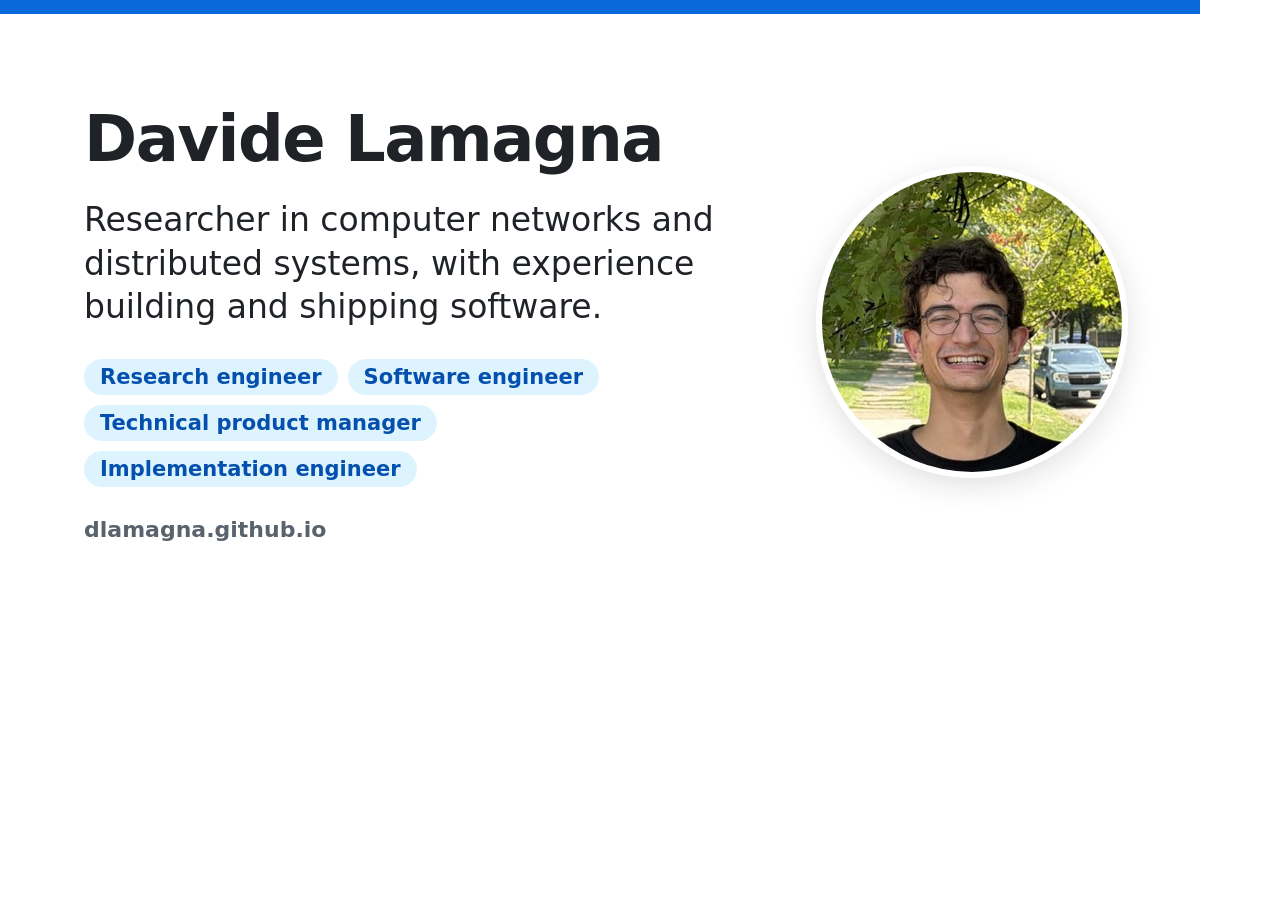
<file: scripts/og-image.html>
<!DOCTYPE html>
<!-- Template for assets/img/og-image.png (1200x630). The headline is filled in by scripts/sync.py.
     Re-take it with the command in README.md ("Social preview image"). Not linked from the site. -->
<html lang="en-GB">
<head>
<meta charset="UTF-8">
<meta name="robots" content="noindex">
<title>Preview image template</title>
<style>
  html, body { margin: 0; width: 1200px; height: 630px; }
  body {
    font-family: system-ui, -apple-system, "Segoe UI", Roboto, "Helvetica Neue", Arial, sans-serif;
    background: #ffffff; color: #1f2328;
    display: grid; grid-template-columns: 1fr 300px; gap: 56px; align-items: center;
    padding: 0 84px; box-sizing: border-box;
    border-top: 14px solid #0969da;
  }
  .name { font-size: 64px; font-weight: 800; letter-spacing: -1.5px; margin: 0; }
  .headline { font-size: 33px; line-height: 1.32; font-weight: 500; margin: 22px 0 0; }
  .tags { display: flex; flex-wrap: wrap; gap: 10px; margin-top: 30px; }
  .tags span { background: #ddf4ff; color: #0550ae; border-radius: 999px; padding: 6px 16px; font-size: 21px; font-weight: 600; }
  .url { margin-top: 30px; font-size: 22px; color: #59636e; font-weight: 600; }
  img { width: 300px; height: 300px; border-radius: 50%; object-fit: cover; border: 6px solid #fff; box-shadow: 0 8px 30px rgba(0,0,0,.12); }
</style>
</head>
<body>
  <div>
    <h1 class="name">Davide Lamagna</h1>
    <p class="headline"><!-- sync:headline -->Researcher in computer networks and distributed systems, with experience building and shipping software.<!-- /sync:headline --></p>
    <div class="tags"><span>Research engineer</span><span>Software engineer</span><span>Technical product manager</span><span>Implementation engineer</span></div>
    <div class="url">dlamagna.github.io</div>
  </div>
  <img src="../assets/img/profile-og.jpg" alt="">
</body>
</html>
</file>
<file: assets/css/site.css>
/* Davide Lamagna: site styles. Light by default; dark when the visitor picks it with the header toggle (data-theme="dark" on <html>). */

:root {
  color-scheme: light;
  --bg: #ffffff;
  --surface: #f6f8fa;
  --surface-2: #eef1f4;
  --text: #1f2328;
  --muted: #59636e;        /* 6.3:1 on --bg */
  --border: #d1d9e0;
  --accent: #0969da;       /* 5.2:1 on --bg, used for links and the primary button */
  --accent-strong: #0550ae;
  --on-accent: #ffffff;
  --tag-bg: #ddf4ff;
  --tag-text: #0550ae;
  --todo-bg: #fff6db;
  --todo-text: #6b4b00;
  --todo-border: #e3c565;
  --ok: #1a7f37;
  --shadow: none;
  --radius: 6px;
  --wrap: 1080px;
  --font: system-ui, -apple-system, "Segoe UI", Roboto, "Helvetica Neue", Arial, sans-serif;
  --mono: ui-monospace, "SF Mono", "JetBrains Mono", "Cascadia Code", Menlo, Consolas, "Liberation Mono", monospace;
}

:root[data-theme="dark"] {
  color-scheme: dark;
  --bg: #0d1117;
  --surface: #161b22;
  --surface-2: #11161d;
  --text: #e6edf3;
  --muted: #9aa5b1;      /* 7.6:1 on --bg */
  --border: #30363d;
  --accent: #58a6ff;     /* 7.9:1 on --bg */
  --accent-strong: #79c0ff;
  --on-accent: #04142e;
  --tag-bg: #0c2340;
  --tag-text: #79c0ff;
  --todo-bg: #33290d;
  --todo-text: #f3d98a;
  --todo-border: #7a6420;
  --ok: #3fb950;
  --shadow: none;
}

*, *::before, *::after { box-sizing: border-box; }

html { scroll-behavior: smooth; -webkit-text-size-adjust: 100%; }
@media (prefers-reduced-motion: reduce) { html { scroll-behavior: auto; } }

body {
  margin: 0;
  font-family: var(--font);
  font-size: 1rem;
  line-height: 1.6;
  color: var(--text);
  background: var(--bg);
  overflow-wrap: break-word;
}

img { max-width: 100%; display: block; }

a { color: var(--accent); text-underline-offset: 0.18em; }
a:hover { color: var(--accent-strong); }

:focus-visible {
  outline: 3px solid var(--accent);
  outline-offset: 3px;
  border-radius: 4px;
}

h1, h2, h3 { line-height: 1.2; margin: 0; }
h2 { font-size: clamp(1.4rem, 1.1rem + 1.2vw, 1.85rem); letter-spacing: -0.01em; margin-bottom: 1.25rem; }
h3 { font-size: 1.1rem; }
p { margin: 0; }

.wrap { width: 100%; max-width: var(--wrap); margin: 0 auto; padding-inline: 20px; }

.skip-link {
  position: absolute; left: 12px; top: -48px; z-index: 10;
  padding: 8px 12px; border-radius: 8px;
  background: var(--accent); color: var(--on-accent); text-decoration: none;
}
.skip-link:focus { top: 12px; }

/* Header */
.site-header {
  position: sticky; top: 0; z-index: 5;
  background: color-mix(in srgb, var(--bg) 88%, transparent);
  backdrop-filter: saturate(1.4) blur(8px);
  border-bottom: 1px solid var(--border);
}
.site-header__inner { display: flex; align-items: center; justify-content: space-between; gap: 12px; min-height: 56px; flex-wrap: wrap; }
.site-header__name { font-weight: 700; color: var(--text); text-decoration: none; }
.site-nav { display: flex; flex-wrap: wrap; gap: 4px 18px; list-style: none; margin: 0; padding: 0; font-size: 0.95rem; }
.site-nav a { color: var(--muted); text-decoration: none; padding: 6px 0; display: inline-block; }
.site-nav a:hover { color: var(--text); }
.site-header__end { display: flex; align-items: center; gap: 18px; }
.theme-toggle {
  display: inline-grid; place-items: center; width: 40px; height: 40px; flex: none;
  border: 1px solid var(--border); border-radius: 10px; background: var(--surface); color: var(--text); cursor: pointer;
}
.theme-toggle[hidden] { display: none; }
.theme-toggle:hover { border-color: var(--accent); }
.theme-toggle svg { width: 18px; height: 18px; }
.theme-toggle .icon-sun { display: none; }
:root[data-theme="dark"] .theme-toggle .icon-sun { display: block; }
:root[data-theme="dark"] .theme-toggle .icon-moon { display: none; }

/* Hero */
.hero { display: grid; grid-template-columns: auto 1fr; gap: 28px 40px; align-items: start; padding-top: 64px; padding-bottom: 48px; }
.avatar { width: 160px; height: 160px; border-radius: 50%; object-fit: cover; border: 1px solid var(--border); background: var(--surface-2); }
.avatar--initials { display: grid; place-items: center; font-size: 3rem; font-weight: 700; color: var(--tag-text); background: var(--tag-bg); }
.avatar--initials[hidden] { display: none; }
.hero h1 { font-size: clamp(2rem, 1.6rem + 1.6vw, 2.75rem); letter-spacing: -0.02em; }
.hero__place { color: var(--muted); margin-top: 4px; }
.hero__headline { font-size: clamp(1.2rem, 1.05rem + 0.8vw, 1.55rem); line-height: 1.4; font-weight: 500; margin-top: 18px; max-width: 34em; text-wrap: pretty; }

.tags { display: flex; flex-wrap: wrap; gap: 8px; list-style: none; margin: 20px 0 0; padding: 0; }
.tags li, .chip {
  background: var(--tag-bg); color: var(--tag-text);
  border-radius: 999px; padding: 4px 12px; font-size: 0.9rem; font-weight: 500;
}


.actions { display: flex; flex-wrap: wrap; gap: 12px; margin-top: 24px; }
.button {
  display: inline-flex; align-items: center; justify-content: center; gap: 6px;
  min-height: 44px; padding: 10px 20px; border-radius: 10px;
  border: 1px solid var(--border); background: var(--surface); color: var(--text);
  font-weight: 600; text-decoration: none;
}
.button:hover { border-color: var(--accent); color: var(--text); }
.button--primary { background: var(--accent); border-color: var(--accent); color: var(--on-accent); }
.button--primary:hover { background: var(--accent-strong); border-color: var(--accent-strong); color: var(--on-accent); }
.button__note { font-weight: 400; opacity: 0.8; }

/* Sections */
.section { padding-top: 56px; padding-bottom: 8px; scroll-margin-top: 64px; }
.prose { display: grid; gap: 14px; max-width: 46em; font-size: 1.05rem; }

/* Services */
.offers { display: grid; grid-template-columns: repeat(auto-fit, minmax(min(100%, 420px), 1fr)); gap: 16px; }
.offer, .case, .more-item {
  background: var(--surface); border: 1px solid var(--border); border-radius: var(--radius); box-shadow: var(--shadow);
}
.offer { padding: 22px 22px 18px; }
.offer__lede { color: var(--muted); margin-top: 6px; }
.offer ul { margin: 14px 0 0; padding-left: 1.1em; display: grid; gap: 8px; font-size: 0.95rem; }

.roles-title { margin-top: 40px; margin-bottom: 14px; }
.roles { display: grid; grid-template-columns: repeat(auto-fit, minmax(300px, 1fr)); gap: 10px 28px; margin: 0; }
.roles div { padding: 10px 0; border-top: 1px solid var(--border); }
.roles dt { font-weight: 700; font-size: 0.9rem; }
.roles dd { margin: 2px 0 0; color: var(--muted); font-size: 0.95rem; }

/* Case cards */
.cases { display: grid; grid-template-columns: repeat(2, minmax(0, 1fr)); gap: 16px; }
.case { padding: 24px; display: flex; flex-direction: column; gap: 14px; }
.case--wide { grid-column: 1 / -1; }
.case__meta { color: var(--muted); font-size: 0.9rem; margin-top: 4px; }
.case dl { margin: 0; display: grid; gap: 10px; }
.case dt { font-size: 0.78rem; font-weight: 700; letter-spacing: 0.06em; text-transform: uppercase; color: var(--muted); }
.case dd { margin: 2px 0 0; }
.case__items { margin: 4px 0 0; padding-left: 1.1em; display: grid; gap: 4px 28px; grid-template-columns: repeat(auto-fit, minmax(300px, 1fr)); font-size: 0.95rem; }
.chips { display: flex; flex-wrap: wrap; gap: 6px; list-style: none; margin: 0; padding: 0; }
.chips .chip { font-size: 0.8rem; padding: 2px 10px; }
.links { display: flex; flex-wrap: wrap; gap: 6px 18px; list-style: none; margin: auto 0 0; padding: 0; font-weight: 600; font-size: 0.95rem; }
.case__foot { margin-top: auto; display: flex; flex-wrap: wrap; align-items: center; gap: 10px 20px; }
.case__foot .links { margin: 0; }
.case__demo { min-height: 40px; padding: 8px 16px; }
.more-item__demo { font-weight: 600; margin-top: auto; padding: 4px 0; }
.links a { display: inline-block; padding: 4px 0; }

/* Visible placeholders for missing facts (each one also has a TODO(Davide) comment in the markup) */
.todo {
  display: inline-block; align-self: flex-start; justify-self: start;
  background: var(--todo-bg); color: var(--todo-text);
  border: 1px dashed var(--todo-border); border-radius: 6px;
  padding: 2px 8px; font-size: 0.82rem; font-weight: 500;
}

/* More projects and side ventures */
.more-group + .more-group { margin-top: 28px; }
.more-group h3 { margin-bottom: 12px; }
.more-grid { display: grid; grid-template-columns: repeat(auto-fill, minmax(300px, 1fr)); gap: 12px; list-style: none; margin: 0; padding: 0; }
.more-item { padding: 16px 18px; display: flex; flex-direction: column; gap: 6px; font-size: 0.95rem; box-shadow: none; }
.more-item__head { display: flex; justify-content: space-between; align-items: baseline; gap: 12px; }
.more-item__title { font-weight: 700; }
.more-item__years { color: var(--muted); font-size: 0.85rem; white-space: nowrap; }
.more-item p { color: var(--muted); }

/* Experience */
.timeline-grid { display: grid; grid-template-columns: minmax(0, 1.5fr) minmax(0, 1fr); gap: 24px 48px; }
.subhead { font-size: 0.85rem; text-transform: uppercase; letter-spacing: 0.06em; color: var(--muted); margin-bottom: 12px; }
.timeline { list-style: none; margin: 0; padding: 0; border-left: 2px solid var(--border); }
.timeline > li { position: relative; padding: 0 0 22px 20px; }
.timeline > li::before { content: ""; position: absolute; left: -7px; top: 0.45em; width: 12px; height: 12px; border-radius: 50%; background: var(--bg); border: 2px solid var(--accent); }
.timeline__role { font-weight: 700; }
.timeline__org { color: var(--text); }
.timeline__when { color: var(--muted); font-size: 0.9rem; }
.timeline__line { color: var(--muted); font-size: 0.95rem; margin-top: 4px; }
.timeline__roles { list-style: none; margin: 10px 0 0; padding: 0; display: grid; gap: 10px; }
.timeline__roles > li { padding-left: 12px; border-left: 2px solid var(--border); }
.timeline__subrole { font-weight: 600; }

/* Writing */
.writing { list-style: none; margin: 0; padding: 0; display: grid; gap: 0; }
.writing > li { padding: 16px 0; border-top: 1px solid var(--border); display: grid; gap: 4px; }
.writing > li:last-child { border-bottom: 1px solid var(--border); }
.writing__title { font-weight: 700; font-size: 1.05rem; }
.writing__meta { color: var(--muted); font-size: 0.95rem; }
.writing .links { margin-top: 4px; }

/* Contact footer */
.contact { margin-top: 72px; padding: 56px 0 40px; background: var(--surface-2); border-top: 1px solid var(--border); }
.contact__lede { color: var(--muted); max-width: 40em; }
.contact__links { display: flex; flex-wrap: wrap; gap: 10px 28px; list-style: none; margin: 20px 0 0; padding: 0; font-weight: 600; font-size: 1.05rem; }
.contact__links a { display: inline-block; padding: 6px 0; }
.contact__small { margin-top: 36px; color: var(--muted); font-size: 0.85rem; }

/* Fallback content (no JavaScript, or data/projects.json failed to load) */
.fallback ul { padding-left: 1.1em; }
.fallback li + li { margin-top: 10px; }

@media (max-width: 760px) {
  .hero { grid-template-columns: 1fr; padding-top: 36px; gap: 20px; }
  .avatar { width: 96px; height: 96px; }
  .avatar--initials { font-size: 2.2rem; }
  .cases, .timeline-grid { grid-template-columns: 1fr; }
  .offers, .roles, .more-grid, .case__items { grid-template-columns: 1fr; }
  .case { padding: 20px; }
}

@media (max-width: 420px) {
  .wrap { padding-inline: 16px; }
  .tags { gap: 6px; }
  .tags li { font-size: 0.82rem; padding: 3px 10px; }
  .site-nav { gap: 2px 14px; font-size: 0.9rem; }
  .actions .button { flex: 1 1 auto; }
}

/* "Stack, by layer": the projects that prove each layer */
.stack dd { color: var(--text); }
.stack__where { display: block; margin-top: 2px; color: var(--muted); font-size: 0.85rem; }

/* Concept pages for projects in private repositories (demos/<project>/) */
.concept { padding-top: 32px; padding-bottom: 16px; }
.concept__back { display: inline-block; font-weight: 600; padding: 6px 0; }
.concept h1 { font-size: clamp(1.8rem, 1.4rem + 1.6vw, 2.5rem); letter-spacing: -0.02em; margin-top: 14px; }
.concept__lede { font-size: clamp(1.05rem, 1rem + 0.3vw, 1.2rem); line-height: 1.5; margin-top: 14px; max-width: 40em; }
.concept__note { margin-top: 16px; display: inline-block; padding: 6px 12px; border-radius: 8px; background: var(--surface-2); border: 1px solid var(--border); color: var(--muted); font-size: 0.92rem; }
.concept > section { padding-top: 44px; }
.concept .chips { margin-top: 4px; }
.flow { list-style: none; counter-reset: step; margin: 0; padding: 0; display: grid; gap: 12px; grid-template-columns: repeat(auto-fit, minmax(min(100%, 250px), 1fr)); }
.flow > li { counter-increment: step; background: var(--surface); border: 1px solid var(--border); border-radius: var(--radius); padding: 16px 18px; }
.flow > li::before { content: counter(step); display: inline-grid; place-items: center; width: 28px; height: 28px; border-radius: 50%; background: var(--tag-bg); color: var(--tag-text); font-weight: 700; font-size: 0.9rem; margin-bottom: 8px; }
.flow strong { display: block; }
.flow p { color: var(--muted); font-size: 0.95rem; margin-top: 4px; }
.offer p { margin-top: 8px; font-size: 0.95rem; }
.offer .tool-list { display: flex; flex-wrap: wrap; gap: 6px; list-style: none; margin: 12px 0 0; padding: 0; }
.tool-list code { font-size: 0.82rem; background: var(--surface-2); border: 1px solid var(--border); border-radius: 6px; padding: 1px 6px; }
.result { max-width: 46em; font-size: 1.05rem; }
.mock { margin: 0; max-width: 560px; }
.mock__entry { background: var(--surface); border: 1px solid var(--border); border-radius: var(--radius); box-shadow: var(--shadow); padding: 20px 22px; }
.mock__date { font-weight: 700; }
.mock__entry > p { margin-top: 8px; }
.mock__context { list-style: none; margin: 14px 0 0; padding: 12px 0 0; border-top: 1px solid var(--border); display: grid; gap: 6px; font-size: 0.92rem; color: var(--muted); }
.mock__context span { display: inline-block; min-width: 4.5em; font-weight: 700; color: var(--text); }
.mock figcaption { margin-top: 8px; color: var(--muted); font-size: 0.85rem; }

/* Developer look: monospace for labels and chrome, terminal-style prompts, flat bordered cards */
.site-header__name { font-family: var(--mono); font-size: 0.95rem; }
.site-header__name::before { content: "~/"; color: var(--accent); }
.site-nav { font-family: var(--mono); font-size: 0.85rem; }
.site-nav a:hover { color: var(--accent); }
.theme-toggle { border-radius: 6px; }

.hero__text::before {
  content: "$ whoami" / "";
  display: block; margin-bottom: 10px;
  font-family: var(--mono); font-size: 0.9rem; color: var(--accent);
}
.hero h1 { font-family: var(--mono); font-weight: 700; letter-spacing: -0.03em; }
.hero__place { font-family: var(--mono); font-size: 0.9rem; }
.hero__place::before { content: "// " / ""; color: var(--accent); }
.hero__headline { font-weight: 400; color: var(--text); }
.avatar { border-radius: 8px; }
.avatar--initials { font-family: var(--mono); }

h2 { font-family: var(--mono); letter-spacing: -0.02em; }
h2::before { content: "## " / ""; color: var(--accent); font-weight: 400; }
.concept h1 { font-family: var(--mono); }

.tags li, .chip {
  font-family: var(--mono); font-size: 0.8rem; font-weight: 400;
  border-radius: 6px; border: 1px solid color-mix(in srgb, var(--tag-text) 28%, transparent);
}
.chips .chip { font-size: 0.75rem; }

.button { font-family: var(--mono); font-size: 0.9rem; border-radius: 6px; }
.button:hover { border-color: var(--accent); color: var(--accent); }
.button--primary:hover { color: var(--on-accent); }
.button__note { opacity: 0.7; }

.offer, .case, .more-item, .flow > li, .mock__entry { border-radius: 6px; }
.offer h3, .case h3, .more-item__title { font-family: var(--mono); font-size: 1rem; }
.offer, .case { transition: border-color 0.15s; }
.offer:hover, .case:hover { border-color: color-mix(in srgb, var(--accent) 55%, var(--border)); }
.offer ul { list-style: none; padding-left: 0; }
.offer ul li { position: relative; padding-left: 1.4em; }
.offer ul li::before { content: ">"; position: absolute; left: 0; font-family: var(--mono); color: var(--accent); }

.case dt, .subhead, .roles dt { font-family: var(--mono); }
.more-item__years, .timeline__when, .case__meta, .writing__meta, .stack__where { font-family: var(--mono); font-size: 0.82rem; }
.timeline { border-left-style: dashed; }
.timeline > li::before { border-radius: 2px; }
.flow > li::before { border-radius: 4px; font-family: var(--mono); }

.contact { background: var(--surface); }
.contact__links, .contact__small { font-family: var(--mono); }
.contact__links { font-size: 0.95rem; }
code, .tool-list code { font-family: var(--mono); }

@media (prefers-reduced-motion: reduce) { .offer, .case { transition: none; } }
</file>
